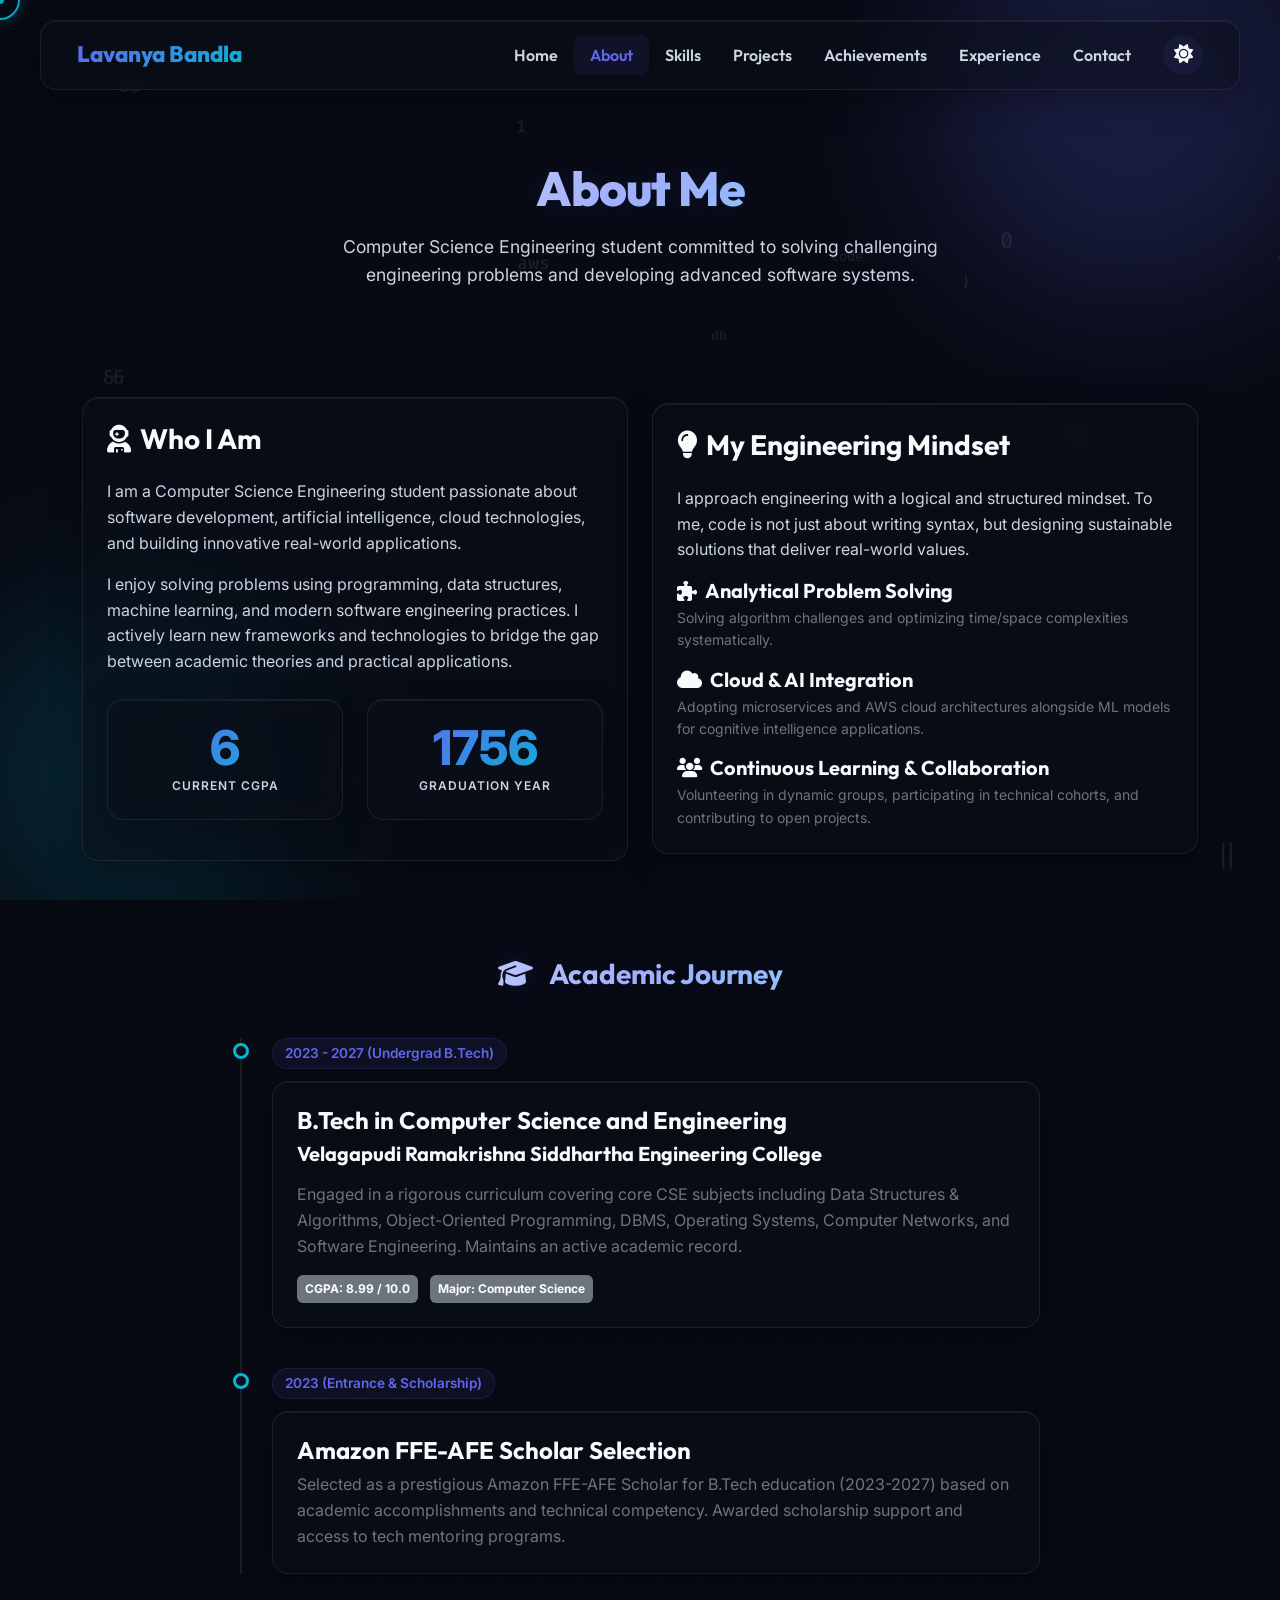
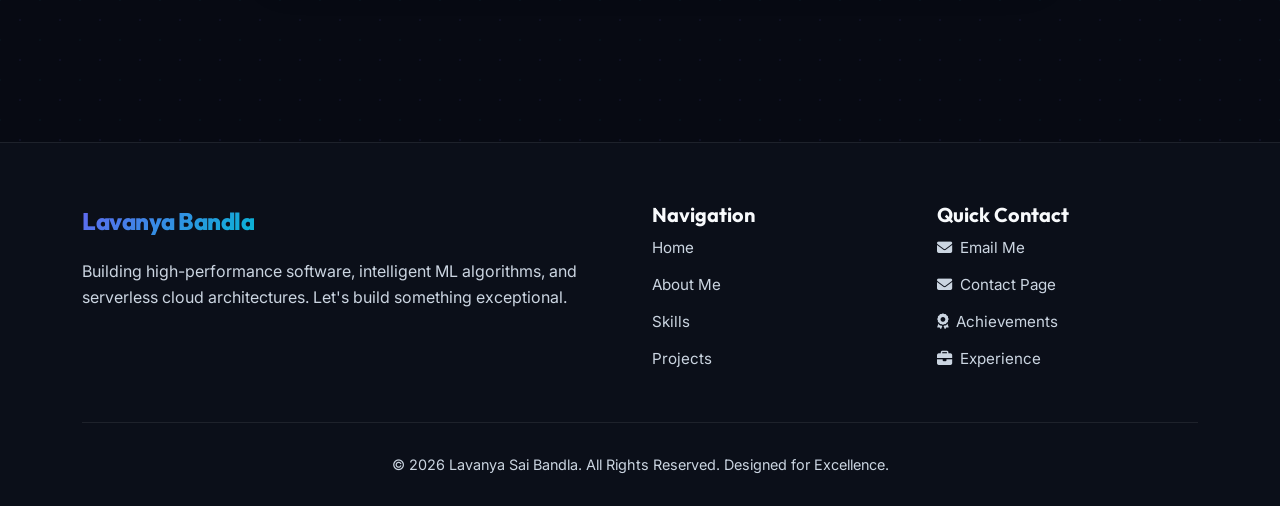
<file: about.html>
<!DOCTYPE html>
<html lang="en" data-theme="dark">
<head>
  <meta charset="UTF-8">
  <meta name="viewport" content="width=device-width, initial-scale=1.0">
  <title>Lavanya Sai Bandla — CSE Portfolio | About</title>
  <meta name="description" content="Discover the academic journey, education history, career goals, and engineering mindset of Lavanya Sai Bandla.">
  
  <!-- Bootstrap 5 CSS -->
  <link href="https://cdn.jsdelivr.net/npm/bootstrap@5.3.2/dist/css/bootstrap.min.css" rel="stylesheet">
  <!-- FontAwesome Icons -->
  <link href="https://cdnjs.cloudflare.com/ajax/libs/font-awesome/6.4.2/css/all.min.css" rel="stylesheet">
  
  <!-- Custom CSS -->
  <link rel="stylesheet" href="style.css">
  <link rel="stylesheet" href="dark-theme.css">
  
  <!-- Theme script -->
  <script src="theme.js"></script>
</head>
<body>

  <!-- Loading Animation -->
  <div id="loader-wrapper">
    <div class="loader"></div>
  </div>

  <!-- Custom Cursor -->
  <div class="custom-cursor"></div>
  <div class="custom-cursor-dot"></div>

  <!-- Scroll Progress Bar -->
  <div class="scroll-progress-bar"></div>

  <!-- Background Shapes & Particles -->
  <div class="animated-bg">
    <div class="bg-shapes">
      <div class="shape shape-1"></div>
      <div class="shape shape-2"></div>
    </div>
    <div id="particles-container"></div>
  </div>

  <!-- Floating Navigation Bar -->
  <nav class="navbar navbar-expand-lg navbar-custom glass-panel">
    <div class="container-fluid">
      <a class="navbar-brand navbar-brand-custom" href="index.html">Lavanya Bandla</a>
      <button class="navbar-toggler border-0" type="button" data-bs-toggle="collapse" data-bs-target="#navbarNav" aria-controls="navbarNav" aria-expanded="false" aria-label="Toggle navigation">
        <span class="navbar-toggler-icon"></span>
      </button>
      <div class="collapse navbar-collapse" id="navbarNav">
        <ul class="navbar-nav ms-auto align-items-center">
          <li class="nav-item">
            <a class="nav-link nav-link-custom" href="index.html">Home</a>
          </li>
          <li class="nav-item">
            <a class="nav-link nav-link-custom" href="about.html">About</a>
          </li>
          <li class="nav-item">
            <a class="nav-link nav-link-custom" href="skills.html">Skills</a>
          </li>
          <li class="nav-item">
            <a class="nav-link nav-link-custom" href="projects.html">Projects</a>
          </li>
          <li class="nav-item">
            <a class="nav-link nav-link-custom" href="achievements.html">Achievements</a>
          </li>
          <li class="nav-item">
            <a class="nav-link nav-link-custom" href="experience.html">Experience</a>
          </li>
          <li class="nav-item">
            <a class="nav-link nav-link-custom" href="contact.html">Contact</a>
          </li>
          <li class="nav-item ms-lg-3 mt-3 mt-lg-0">
            <button class="theme-toggle-btn" aria-label="Toggle Theme">
              <i class="fas fa-sun"></i>
            </button>
          </li>
        </ul>
      </div>
    </div>
  </nav>

  <!-- Page Header -->
  <header class="page-header">
    <div class="container">
      <h1 class="page-title glowing-title animate-on-scroll fade-in-down">About Me</h1>
      <p class="page-subtitle animate-on-scroll fade-in-up">Computer Science Engineering student committed to solving challenging engineering problems and developing advanced software systems.</p>
    </div>
  </header>

  <!-- Main Content -->
  <main class="container py-5">
    <!-- Biography / Mindset -->
    <div class="row mb-5 align-items-center">
      <div class="col-lg-6 mb-4 mb-lg-0 animate-on-scroll fade-in-left">
        <div class="glass-panel p-4 h-100">
          <h3 class="mb-4 text-indigo"><i class="fas fa-user-astronaut me-2"></i>Who I Am</h3>
          <p class="mb-3">
            I am a Computer Science Engineering student passionate about software development, artificial intelligence, cloud technologies, and building innovative real-world applications.
          </p>
          <p class="mb-4">
            I enjoy solving problems using programming, data structures, machine learning, and modern software engineering practices. I actively learn new frameworks and technologies to bridge the gap between academic theories and practical applications.
          </p>
          <div class="row text-center mt-4">
            <div class="col-6 mb-3">
              <div class="glass-panel counter-box">
                <div class="counter-num" data-target="8.99">0.00</div>
                <div class="counter-label" style="font-size: 0.75rem;">Current CGPA</div>
              </div>
            </div>
            <div class="col-6 mb-3">
              <div class="glass-panel counter-box">
                <div class="counter-num" data-target="2027">0</div>
                <div class="counter-label" style="font-size: 0.75rem;">Graduation Year</div>
              </div>
            </div>
          </div>
        </div>
      </div>

      <div class="col-lg-6 animate-on-scroll fade-in-right">
        <div class="glass-panel p-4 h-100">
          <h3 class="mb-4 text-cyan"><i class="fas fa-lightbulb me-2"></i>My Engineering Mindset</h3>
          <p class="mb-3">
            I approach engineering with a logical and structured mindset. To me, code is not just about writing syntax, but designing sustainable solutions that deliver real-world values.
          </p>
          <div class="mb-3">
            <h5 class="fw-bold mb-1"><i class="fas fa-puzzle-piece text-indigo me-2"></i>Analytical Problem Solving</h5>
            <p class="text-secondary small mb-0">Solving algorithm challenges and optimizing time/space complexities systematically.</p>
          </div>
          <div class="mb-3">
            <h5 class="fw-bold mb-1"><i class="fas fa-cloud text-cyan me-2"></i>Cloud & AI Integration</h5>
            <p class="text-secondary small mb-0">Adopting microservices and AWS cloud architectures alongside ML models for cognitive intelligence applications.</p>
          </div>
          <div>
            <h5 class="fw-bold mb-1"><i class="fas fa-users text-indigo me-2"></i>Continuous Learning & Collaboration</h5>
            <p class="text-secondary small mb-0">Volunteering in dynamic groups, participating in technical cohorts, and contributing to open projects.</p>
          </div>
        </div>
      </div>
    </div>

    <!-- Education Timeline Section -->
    <div class="row pt-5">
      <div class="col-12 animate-on-scroll fade-in-up">
        <h3 class="text-center mb-5 glowing-title"><i class="fas fa-graduation-cap me-3"></i>Academic Journey</h3>
        
        <div class="timeline-container mx-auto" style="max-width: 800px;">
          <!-- VRSEC Card -->
          <div class="timeline-item">
            <span class="timeline-badge">2023 - 2027 (Undergrad B.Tech)</span>
            <div class="glass-panel timeline-card tilt-card">
              <h4 class="fw-bold mb-2">B.Tech in Computer Science and Engineering</h4>
              <h5 class="text-indigo mb-3">Velagapudi Ramakrishna Siddhartha Engineering College</h5>
              <p class="text-secondary mb-0">
                Engaged in a rigorous curriculum covering core CSE subjects including Data Structures & Algorithms, Object-Oriented Programming, DBMS, Operating Systems, Computer Networks, and Software Engineering. Maintains an active academic record.
              </p>
              <div class="mt-3">
                <span class="badge bg-secondary p-2 me-2">CGPA: 8.99 / 10.0</span>
                <span class="badge bg-secondary p-2">Major: Computer Science</span>
              </div>
            </div>
          </div>
          
          <!-- Freshman Year -->
          <div class="timeline-item">
            <span class="timeline-badge">2023 (Entrance & Scholarship)</span>
            <div class="glass-panel timeline-card tilt-card">
              <h4 class="fw-bold mb-2">Amazon FFE-AFE Scholar Selection</h4>
              <p class="text-secondary mb-0">
                Selected as a prestigious Amazon FFE-AFE Scholar for B.Tech education (2023-2027) based on academic accomplishments and technical competency. Awarded scholarship support and access to tech mentoring programs.
              </p>
            </div>
          </div>
        </div>
      </div>
    </div>
  </main>

  <!-- Back to Top Button -->
  <button class="back-to-top" aria-label="Back to Top">
    <i class="fas fa-chevron-up"></i>
  </button>

  <!-- Footer -->
  <footer class="footer-section">
    <div class="container">
      <div class="row">
        <div class="col-md-6 mb-4 mb-md-0">
          <a class="footer-logo" href="index.html">Lavanya Bandla</a>
          <p class="pe-md-5">Building high-performance software, intelligent ML algorithms, and serverless cloud architectures. Let's build something exceptional.</p>
        </div>
        <div class="col-md-3 col-6 mb-4 mb-md-0">
          <h5>Navigation</h5>
          <ul class="footer-links">
            <li><a href="index.html">Home</a></li>
            <li><a href="about.html">About Me</a></li>
            <li><a href="skills.html">Skills</a></li>
            <li><a href="projects.html">Projects</a></li>
          </ul>
        </div>
        <div class="col-md-3 col-6">
          <h5>Quick Contact</h5>
          <ul class="footer-links">
            <li><a href="mailto:lavanyabandla04@gmail.com"><i class="fas fa-envelope me-2"></i>Email Me</a></li>
            <li><a href="contact.html"><i class="fas fa-envelope me-2"></i>Contact Page</a></li>
            <li><a href="achievements.html"><i class="fas fa-award me-2"></i>Achievements</a></li>
            <li><a href="experience.html"><i class="fas fa-briefcase me-2"></i>Experience</a></li>
          </ul>
        </div>
      </div>
      <div class="footer-bottom text-center">
        <p class="mb-0">&copy; 2026 Lavanya Sai Bandla. All Rights Reserved. Designed for Excellence.</p>
      </div>
    </div>
  </footer>

  <!-- Bootstrap Bundle JS -->
  <script src="https://cdn.jsdelivr.net/npm/bootstrap@5.3.2/dist/js/bootstrap.bundle.min.js"></script>
  <!-- Custom animations & core JS -->
  <script src="animations.js"></script>
  <script src="main.js"></script>
  <script>
    // Overriding counter LERP specifically for fractional values
    document.addEventListener('DOMContentLoaded', () => {
      setTimeout(() => {
        const cgpaCounter = document.querySelector('.counter-num[data-target="8.99"]');
        if (cgpaCounter) {
          let current = 0;
          const target = 8.99;
          const step = 0.05;
          const interval = setInterval(() => {
            current += step;
            if (current >= target) {
              cgpaCounter.textContent = target.toFixed(2);
              clearInterval(interval);
            } else {
              cgpaCounter.textContent = current.toFixed(2);
            }
          }, 10);
        }
      }, 500);
    });
  </script>
</body>
</html>
</file>
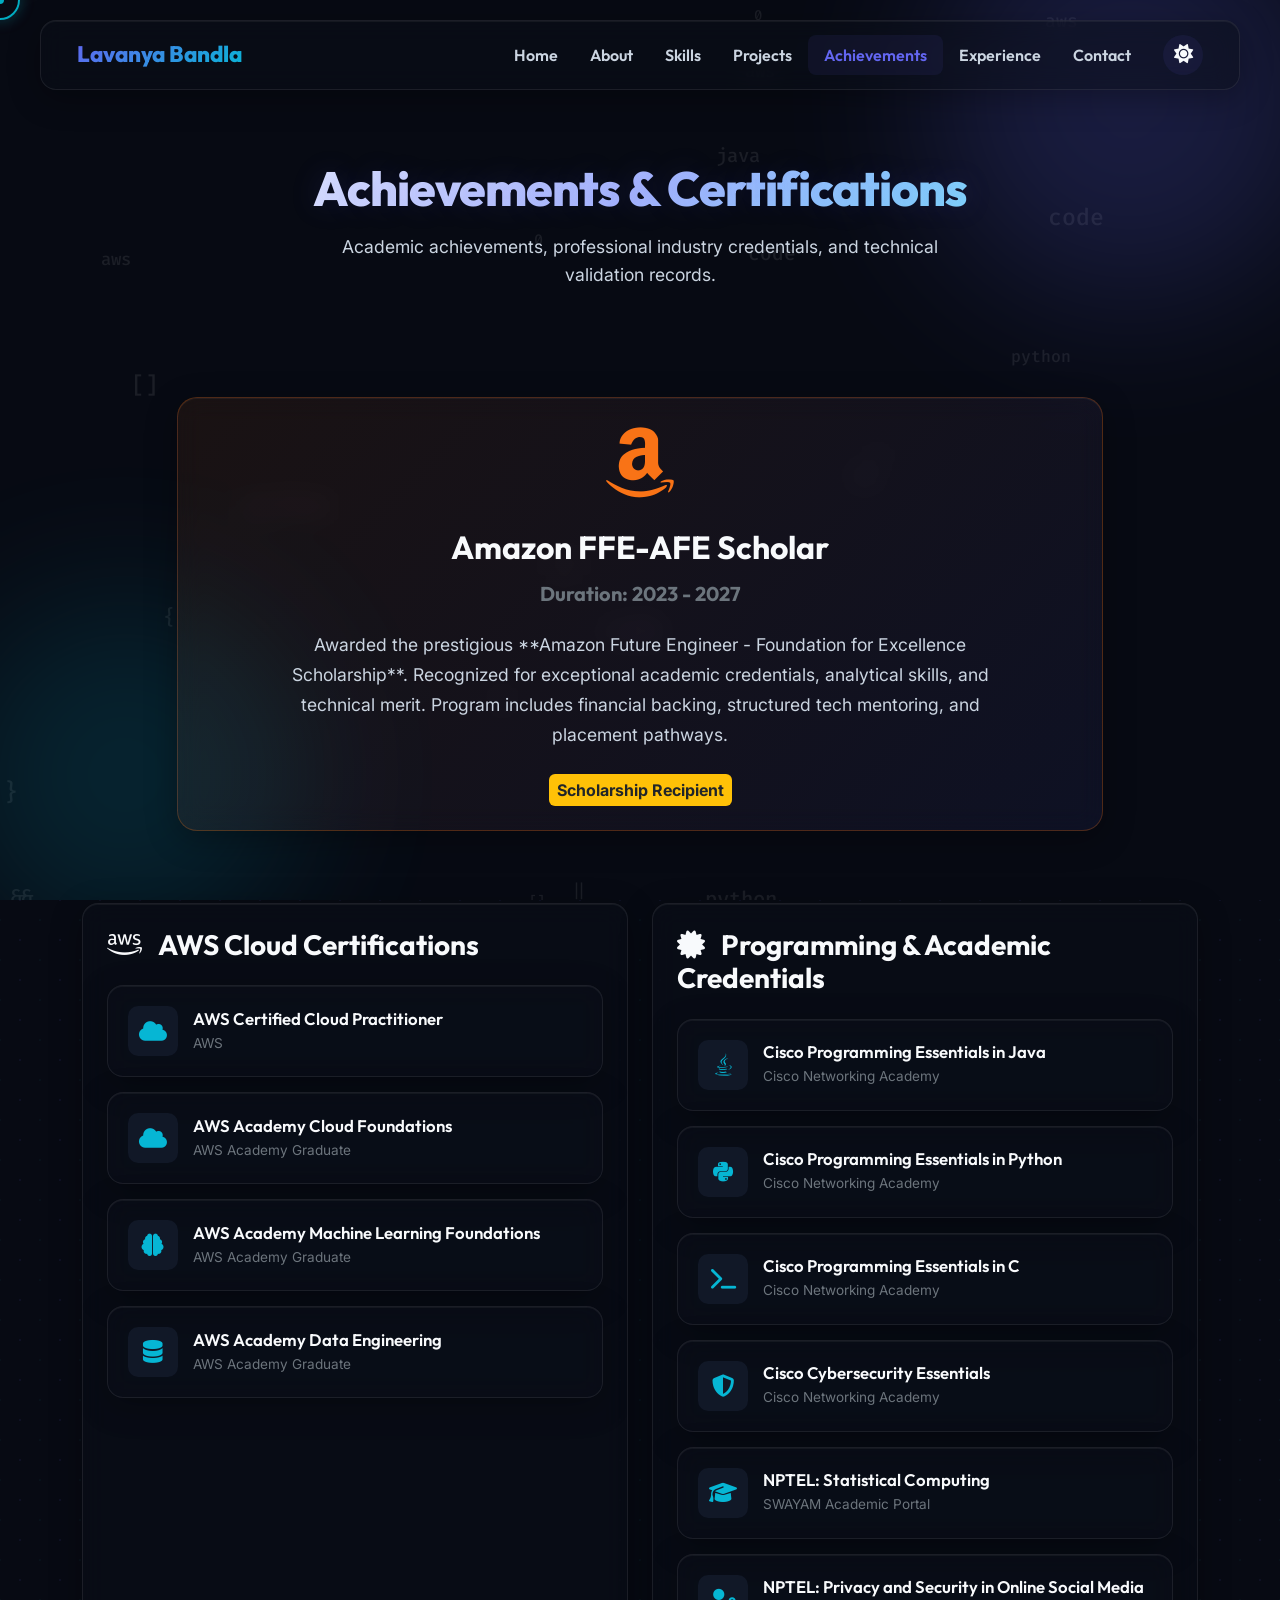
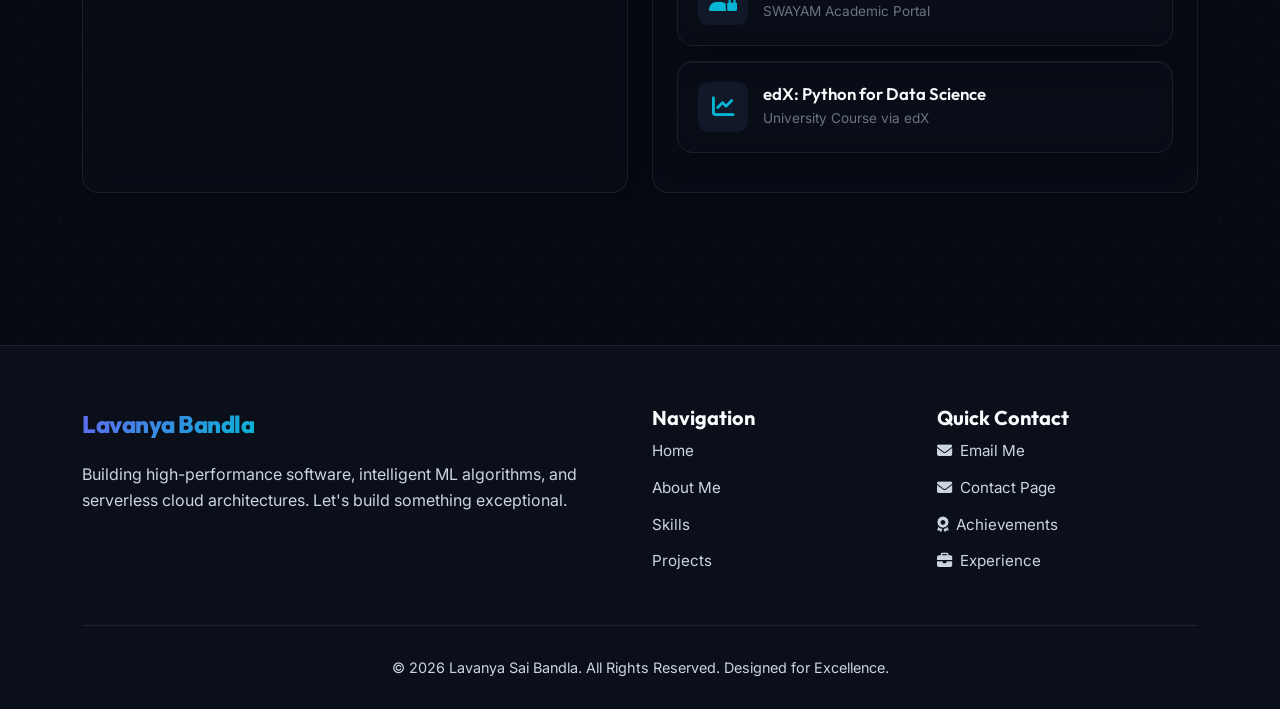
<file: achievements.html>
<!DOCTYPE html>
<html lang="en" data-theme="dark">

<head>
  <meta charset="UTF-8">
  <meta name="viewport" content="width=device-width, initial-scale=1.0">
  <title>Lavanya Sai Bandla — CSE Portfolio | Achievements</title>
  <meta name="description"
    content="View the technical certifications, scholarship awards, and academic milestones achieved by Lavanya Sai Bandla.">

  <!-- Bootstrap 5 CSS -->
  <link href="https://cdn.jsdelivr.net/npm/bootstrap@5.3.2/dist/css/bootstrap.min.css" rel="stylesheet">
  <!-- FontAwesome Icons -->
  <link href="https://cdnjs.cloudflare.com/ajax/libs/font-awesome/6.4.2/css/all.min.css" rel="stylesheet">

  <!-- Custom CSS -->
  <link rel="stylesheet" href="style.css">
  <link rel="stylesheet" href="dark-theme.css">

  <!-- Theme script -->
  <script src="theme.js"></script>
</head>

<body>

  <!-- Loading Animation -->
  <div id="loader-wrapper">
    <div class="loader"></div>
  </div>

  <!-- Custom Cursor -->
  <div class="custom-cursor"></div>
  <div class="custom-cursor-dot"></div>

  <!-- Scroll Progress Bar -->
  <div class="scroll-progress-bar"></div>

  <!-- Background Shapes & Particles -->
  <div class="animated-bg">
    <div class="bg-shapes">
      <div class="shape shape-1"></div>
      <div class="shape shape-2"></div>
    </div>
    <div id="particles-container"></div>
  </div>

  <!-- Floating Navigation Bar -->
  <nav class="navbar navbar-expand-lg navbar-custom glass-panel">
    <div class="container-fluid">
      <a class="navbar-brand navbar-brand-custom" href="index.html">Lavanya Bandla</a>
      <button class="navbar-toggler border-0" type="button" data-bs-toggle="collapse" data-bs-target="#navbarNav"
        aria-controls="navbarNav" aria-expanded="false" aria-label="Toggle navigation">
        <span class="navbar-toggler-icon"></span>
      </button>
      <div class="collapse navbar-collapse" id="navbarNav">
        <ul class="navbar-nav ms-auto align-items-center">
          <li class="nav-item">
            <a class="nav-link nav-link-custom" href="index.html">Home</a>
          </li>
          <li class="nav-item">
            <a class="nav-link nav-link-custom" href="about.html">About</a>
          </li>
          <li class="nav-item">
            <a class="nav-link nav-link-custom" href="skills.html">Skills</a>
          </li>
          <li class="nav-item">
            <a class="nav-link nav-link-custom" href="projects.html">Projects</a>
          </li>
          <li class="nav-item">
            <a class="nav-link nav-link-custom" href="achievements.html">Achievements</a>
          </li>
          <li class="nav-item">
            <a class="nav-link nav-link-custom" href="experience.html">Experience</a>
          </li>
          <li class="nav-item">
            <a class="nav-link nav-link-custom" href="contact.html">Contact</a>
          </li>
          <li class="nav-item ms-lg-3 mt-3 mt-lg-0">
            <button class="theme-toggle-btn" aria-label="Toggle Theme">
              <i class="fas fa-sun"></i>
            </button>
          </li>
        </ul>
      </div>
    </div>
  </nav>

  <!-- Page Header -->
  <header class="page-header">
    <div class="container">
      <h1 class="page-title glowing-title animate-on-scroll fade-in-down">Achievements & Certifications</h1>
      <p class="page-subtitle animate-on-scroll fade-in-up">Academic achievements, professional industry credentials,
        and technical validation records.</p>
    </div>
  </header>

  <!-- Main Content -->
  <main class="container py-5">

    <!-- Top Honors: Amazon Scholar -->
    <div class="row mb-5 justify-content-center">
      <div class="col-lg-10 animate-on-scroll fade-in-up">
        <div class="glass-panel badge-card tilt-card text-center"
          style="background: linear-gradient(135deg, rgba(249, 115, 22, 0.08) 0%, rgba(99, 102, 241, 0.08) 100%); border: 1px solid rgba(249, 115, 22, 0.25);">
          <div class="badge-icon" style="color: #f97316;">
            <i class="fab fa-amazon fa-2x"></i>
          </div>
          <h2 class="fw-bold mb-3">Amazon FFE-AFE Scholar</h2>
          <h5 class="text-secondary mb-4">Duration: 2023 - 2027</h5>
          <p class="mx-auto" style="max-width: 700px; font-size: 1.1rem; line-height: 1.7;">
            Awarded the prestigious **Amazon Future Engineer - Foundation for Excellence Scholarship**. Recognized for
            exceptional academic credentials, analytical skills, and technical merit. Program includes financial
            backing, structured tech mentoring, and placement pathways.
          </p>
          <div class="mt-4">
            <span class="badge bg-warning text-dark p-2 fs-6 fw-bold">Scholarship Recipient</span>
          </div>
        </div>
      </div>
    </div>

    <!-- Certifications Split columns -->
    <div class="row pt-4">

      <!-- AWS Academy cloud credentials -->
      <div class="col-lg-6 mb-4 animate-on-scroll fade-in-left">
        <div class="glass-panel p-4 h-100">
          <h3 class="fw-bold mb-4 text-cyan"><i class="fab fa-aws me-3"></i>AWS Cloud Certifications</h3>

          <div class="cert-card glass-panel">
            <div class="cert-logo">
              <i class="fas fa-cloud"></i>
            </div>
            <div class="cert-info">
              <h5>AWS Certified Cloud Practitioner</h5>
              <p class="text-secondary">AWS</p>
            </div>
          </div>

          <div class="cert-card glass-panel">
            <div class="cert-logo">
              <i class="fas fa-cloud"></i>
            </div>
            <div class="cert-info">
              <h5>AWS Academy Cloud Foundations</h5>
              <p class="text-secondary">AWS Academy Graduate</p>
            </div>
          </div>

          <div class="cert-card glass-panel">
            <div class="cert-logo">
              <i class="fas fa-brain"></i>
            </div>
            <div class="cert-info">
              <h5>AWS Academy Machine Learning Foundations</h5>
              <p class="text-secondary">AWS Academy Graduate</p>
            </div>
          </div>

          <div class="cert-card glass-panel">
            <div class="cert-logo">
              <i class="fas fa-database"></i>
            </div>
            <div class="cert-info">
              <h5>AWS Academy Data Engineering</h5>
              <p class="text-secondary">AWS Academy Graduate</p>
            </div>
          </div>
        </div>
      </div>

      <!-- Cisco, NPTEL and edX programming credentials -->
      <div class="col-lg-6 mb-4 animate-on-scroll fade-in-right">
        <div class="glass-panel p-4 h-100">
          <h3 class="fw-bold mb-4 text-indigo"><i class="fas fa-certificate me-3"></i>Programming & Academic Credentials
          </h3>

          <!-- Cisco -->
          <div class="cert-card glass-panel">
            <div class="cert-logo">
              <i class="fab fa-java"></i>
            </div>
            <div class="cert-info">
              <h5>Cisco Programming Essentials in Java</h5>
              <p class="text-secondary">Cisco Networking Academy</p>
            </div>
          </div>

          <div class="cert-card glass-panel">
            <div class="cert-logo">
              <i class="fab fa-python"></i>
            </div>
            <div class="cert-info">
              <h5>Cisco Programming Essentials in Python</h5>
              <p class="text-secondary">Cisco Networking Academy</p>
            </div>
          </div>

          <div class="cert-card glass-panel">
            <div class="cert-logo">
              <i class="fas fa-terminal"></i>
            </div>
            <div class="cert-info">
              <h5>Cisco Programming Essentials in C</h5>
              <p class="text-secondary">Cisco Networking Academy</p>
            </div>
          </div>

          <div class="cert-card glass-panel">
            <div class="cert-logo">
              <i class="fas fa-shield-halved"></i>
            </div>
            <div class="cert-info">
              <h5>Cisco Cybersecurity Essentials</h5>
              <p class="text-secondary">Cisco Networking Academy</p>
            </div>
          </div>

          <!-- NPTEL -->
          <div class="cert-card glass-panel">
            <div class="cert-logo">
              <i class="fas fa-graduation-cap"></i>
            </div>
            <div class="cert-info">
              <h5>NPTEL: Statistical Computing</h5>
              <p class="text-secondary">SWAYAM Academic Portal</p>
            </div>
          </div>

          <div class="cert-card glass-panel">
            <div class="cert-logo">
              <i class="fas fa-user-lock"></i>
            </div>
            <div class="cert-info">
              <h5>NPTEL: Privacy and Security in Online Social Media</h5>
              <p class="text-secondary">SWAYAM Academic Portal</p>
            </div>
          </div>

          <!-- edX -->
          <div class="cert-card glass-panel">
            <div class="cert-logo">
              <i class="fas fa-chart-line"></i>
            </div>
            <div class="cert-info">
              <h5>edX: Python for Data Science</h5>
              <p class="text-secondary">University Course via edX</p>
            </div>
          </div>
        </div>
      </div>

    </div>
  </main>

  <!-- Back to Top Button -->
  <button class="back-to-top" aria-label="Back to Top">
    <i class="fas fa-chevron-up"></i>
  </button>

  <!-- Footer -->
  <footer class="footer-section">
    <div class="container">
      <div class="row">
        <div class="col-md-6 mb-4 mb-md-0">
          <a class="footer-logo" href="index.html">Lavanya Bandla</a>
          <p class="pe-md-5">Building high-performance software, intelligent ML algorithms, and serverless cloud
            architectures. Let's build something exceptional.</p>
        </div>
        <div class="col-md-3 col-6 mb-4 mb-md-0">
          <h5>Navigation</h5>
          <ul class="footer-links">
            <li><a href="index.html">Home</a></li>
            <li><a href="about.html">About Me</a></li>
            <li><a href="skills.html">Skills</a></li>
            <li><a href="projects.html">Projects</a></li>
          </ul>
        </div>
        <div class="col-md-3 col-6">
          <h5>Quick Contact</h5>
          <ul class="footer-links">
            <li><a href="mailto:lavanyabandla04@gmail.com"><i class="fas fa-envelope me-2"></i>Email Me</a></li>
            <li><a href="contact.html"><i class="fas fa-envelope me-2"></i>Contact Page</a></li>
            <li><a href="achievements.html"><i class="fas fa-award me-2"></i>Achievements</a></li>
            <li><a href="experience.html"><i class="fas fa-briefcase me-2"></i>Experience</a></li>
          </ul>
        </div>
      </div>
      <div class="footer-bottom text-center">
        <p class="mb-0">&copy; 2026 Lavanya Sai Bandla. All Rights Reserved. Designed for Excellence.</p>
      </div>
    </div>
  </footer>

  <!-- Bootstrap Bundle JS -->
  <script src="https://cdn.jsdelivr.net/npm/bootstrap@5.3.2/dist/js/bootstrap.bundle.min.js"></script>
  <!-- Custom animations & core JS -->
  <script src="animations.js"></script>
  <script src="main.js"></script>
</body>

</html>
</file>
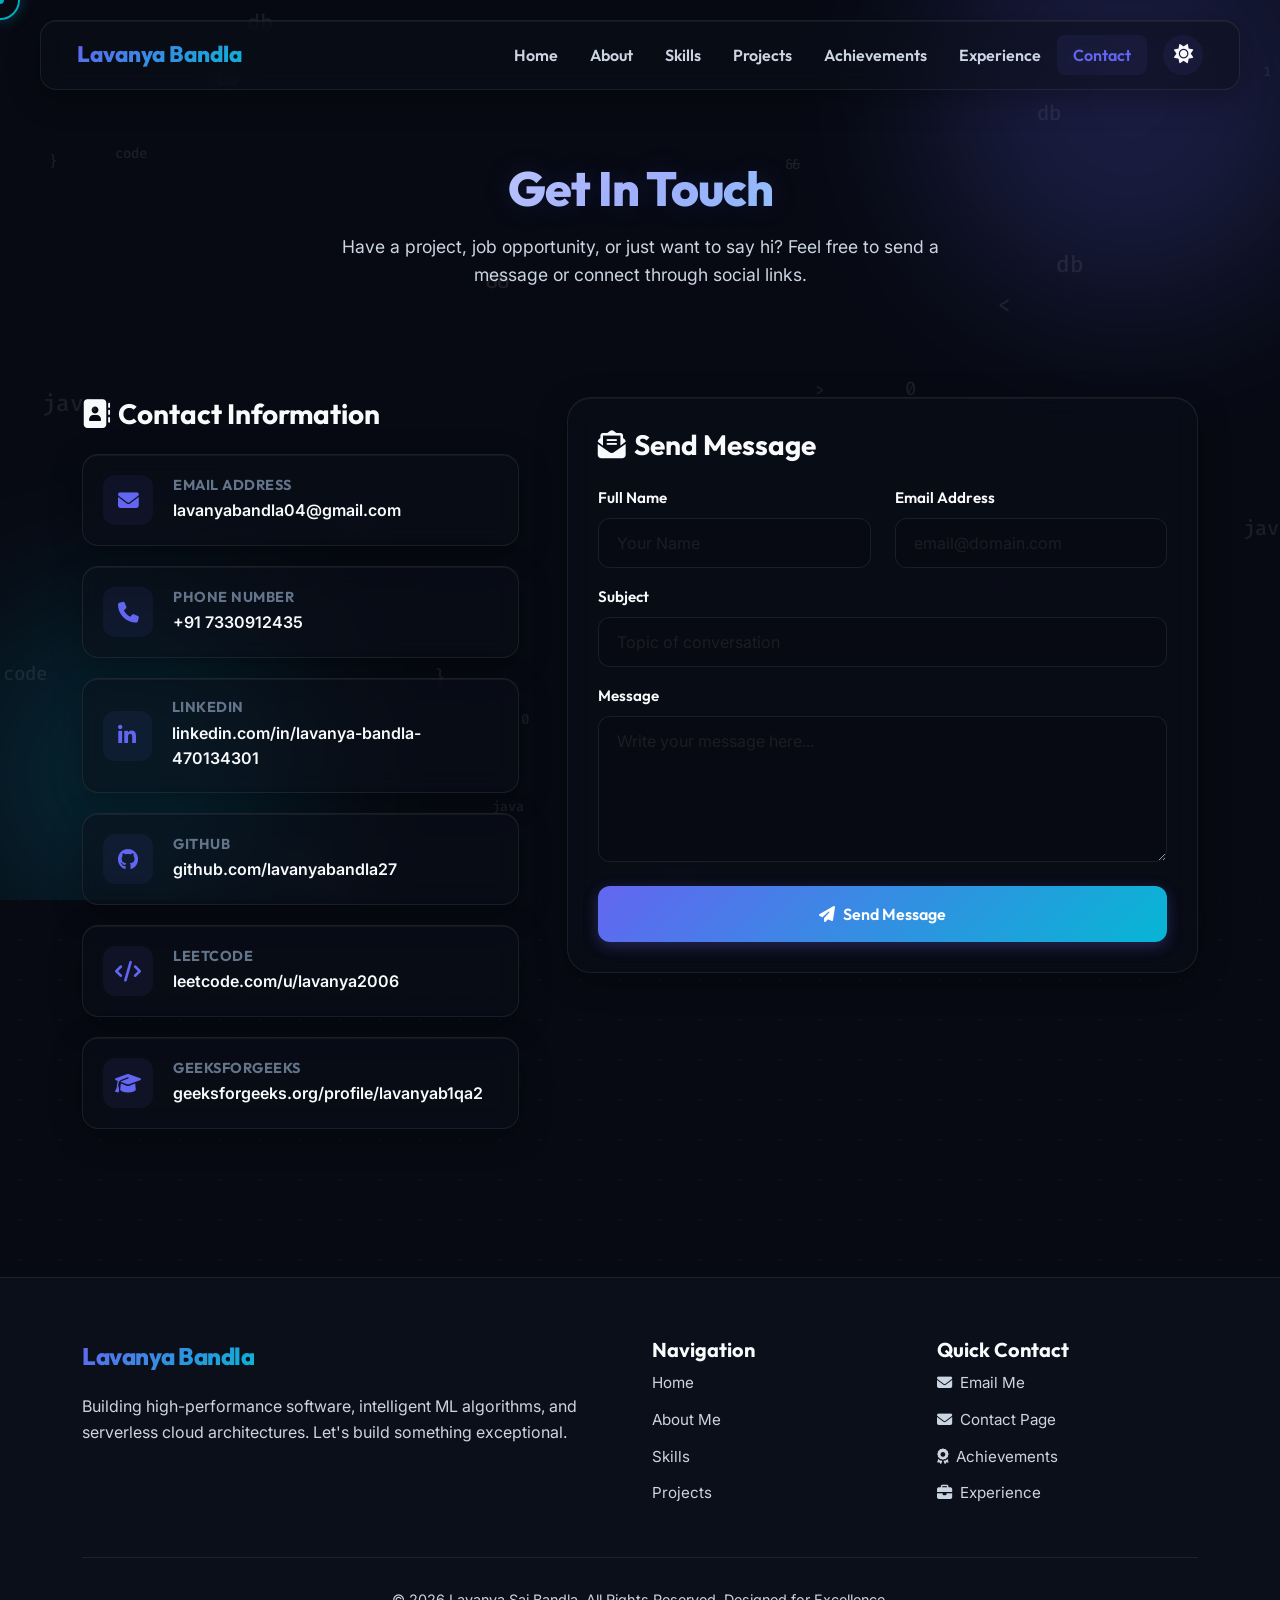
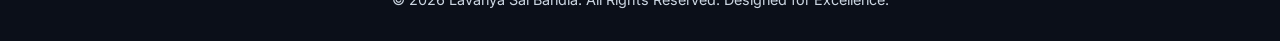
<file: contact.html>
<!DOCTYPE html>
<html lang="en" data-theme="dark">
<head>
  <meta charset="UTF-8">
  <meta name="viewport" content="width=device-width, initial-scale=1.0">
  <title>Lavanya Sai Bandla — CSE Portfolio | Contact</title>
  <meta name="description" content="Get in touch with Lavanya Sai Bandla. Submit messages for collaborations, placements, or software development opportunities.">
  
  <!-- Bootstrap 5 CSS -->
  <link href="https://cdn.jsdelivr.net/npm/bootstrap@5.3.2/dist/css/bootstrap.min.css" rel="stylesheet">
  <!-- FontAwesome Icons -->
  <link href="https://cdnjs.cloudflare.com/ajax/libs/font-awesome/6.4.2/css/all.min.css" rel="stylesheet">
  
  <!-- Custom CSS -->
  <link rel="stylesheet" href="style.css">
  <link rel="stylesheet" href="dark-theme.css">
  
  <!-- Theme script -->
  <script src="theme.js"></script>
</head>
<body>

  <!-- Loading Animation -->
  <div id="loader-wrapper">
    <div class="loader"></div>
  </div>

  <!-- Custom Cursor -->
  <div class="custom-cursor"></div>
  <div class="custom-cursor-dot"></div>

  <!-- Scroll Progress Bar -->
  <div class="scroll-progress-bar"></div>

  <!-- Background Shapes & Particles -->
  <div class="animated-bg">
    <div class="bg-shapes">
      <div class="shape shape-1"></div>
      <div class="shape shape-2"></div>
    </div>
    <div id="particles-container"></div>
  </div>

  <!-- Floating Navigation Bar -->
  <nav class="navbar navbar-expand-lg navbar-custom glass-panel">
    <div class="container-fluid">
      <a class="navbar-brand navbar-brand-custom" href="index.html">Lavanya Bandla</a>
      <button class="navbar-toggler border-0" type="button" data-bs-toggle="collapse" data-bs-target="#navbarNav" aria-controls="navbarNav" aria-expanded="false" aria-label="Toggle navigation">
        <span class="navbar-toggler-icon"></span>
      </button>
      <div class="collapse navbar-collapse" id="navbarNav">
        <ul class="navbar-nav ms-auto align-items-center">
          <li class="nav-item">
            <a class="nav-link nav-link-custom" href="index.html">Home</a>
          </li>
          <li class="nav-item">
            <a class="nav-link nav-link-custom" href="about.html">About</a>
          </li>
          <li class="nav-item">
            <a class="nav-link nav-link-custom" href="skills.html">Skills</a>
          </li>
          <li class="nav-item">
            <a class="nav-link nav-link-custom" href="projects.html">Projects</a>
          </li>
          <li class="nav-item">
            <a class="nav-link nav-link-custom" href="achievements.html">Achievements</a>
          </li>
          <li class="nav-item">
            <a class="nav-link nav-link-custom" href="experience.html">Experience</a>
          </li>
          <li class="nav-item">
            <a class="nav-link nav-link-custom" href="contact.html">Contact</a>
          </li>
          <li class="nav-item ms-lg-3 mt-3 mt-lg-0">
            <button class="theme-toggle-btn" aria-label="Toggle Theme">
              <i class="fas fa-sun"></i>
            </button>
          </li>
        </ul>
      </div>
    </div>
  </nav>

  <!-- Page Header -->
  <header class="page-header">
    <div class="container">
      <h1 class="page-title glowing-title animate-on-scroll fade-in-down">Get In Touch</h1>
      <p class="page-subtitle animate-on-scroll fade-in-up">Have a project, job opportunity, or just want to say hi? Feel free to send a message or connect through social links.</p>
    </div>
  </header>

  <!-- Main Content -->
  <main class="container py-5">
    <div class="row g-5">
      <!-- Contact Info Cards Column -->
      <div class="col-lg-5 animate-on-scroll fade-in-left">
        <h3 class="fw-bold mb-4 text-indigo"><i class="fas fa-address-book me-2"></i>Contact Information</h3>
        
        <!-- Email -->
        <a href="mailto:lavanyabandla04@gmail.com" class="text-decoration-none">
          <div class="glass-panel contact-info-card tilt-card">
            <div class="contact-info-icon">
              <i class="fas fa-envelope"></i>
            </div>
            <div class="contact-info-details">
              <h6>Email Address</h6>
              <p>lavanyabandla04@gmail.com</p>
            </div>
          </div>
        </a>

        <!-- Phone -->
        <a href="tel:+917330912435" class="text-decoration-none">
          <div class="glass-panel contact-info-card tilt-card">
            <div class="contact-info-icon">
              <i class="fas fa-phone"></i>
            </div>
            <div class="contact-info-details">
              <h6>Phone Number</h6>
              <p>+91 7330912435</p>
            </div>
          </div>
        </a>

        <!-- LinkedIn -->
        <a href="https://www.linkedin.com/in/lavanya-bandla-470134301/" target="_blank" class="text-decoration-none">
          <div class="glass-panel contact-info-card tilt-card">
            <div class="contact-info-icon">
              <i class="fab fa-linkedin-in"></i>
            </div>
            <div class="contact-info-details">
              <h6>LinkedIn</h6>
              <p>linkedin.com/in/lavanya-bandla-470134301</p>
            </div>
          </div>
        </a>

        <!-- GitHub -->
        <a href="https://github.com/lavanyabandla27" target="_blank" class="text-decoration-none">
          <div class="glass-panel contact-info-card tilt-card">
            <div class="contact-info-icon">
              <i class="fab fa-github"></i>
            </div>
            <div class="contact-info-details">
              <h6>GitHub</h6>
              <p>github.com/lavanyabandla27</p>
            </div>
          </div>
        </a>

        <!-- Leetcode -->
        <a href="https://leetcode.com/u/lavanya2006/" target="_blank" class="text-decoration-none">
          <div class="glass-panel contact-info-card tilt-card">
            <div class="contact-info-icon">
              <i class="fas fa-code"></i>
            </div>
            <div class="contact-info-details">
              <h6>LeetCode</h6>
              <p>leetcode.com/u/lavanya2006</p>
            </div>
          </div>
        </a>

        <!-- GeeksforGeeks -->
        <a href="https://www.geeksforgeeks.org/profile/lavanyab1qa2" target="_blank" class="text-decoration-none">
          <div class="glass-panel contact-info-card tilt-card">
            <div class="contact-info-icon">
              <i class="fas fa-graduation-cap"></i>
            </div>
            <div class="contact-info-details">
              <h6>GeeksforGeeks</h6>
              <p>geeksforgeeks.org/profile/lavanyab1qa2</p>
            </div>
          </div>
        </a>
      </div>

      <!-- Contact Form Column -->
      <div class="col-lg-7 animate-on-scroll fade-in-right">
        <div class="glass-panel contact-form-panel">
          <h3 class="fw-bold mb-4 text-cyan"><i class="fas fa-envelope-open-text me-2"></i>Send Message</h3>
          
          <form id="contact-form" novalidate>
            <div class="row">
              <div class="col-md-6 mb-3">
                <label for="name" class="form-label-custom">Full Name</label>
                <input type="text" id="name" class="form-control form-control-custom" placeholder="Your Name" required>
                <div class="invalid-feedback-custom"></div>
              </div>
              <div class="col-md-6 mb-3">
                <label for="email" class="form-label-custom">Email Address</label>
                <input type="email" id="email" class="form-control form-control-custom" placeholder="email@domain.com" required>
                <div class="invalid-feedback-custom"></div>
              </div>
            </div>

            <div class="mb-3">
              <label for="subject" class="form-label-custom">Subject</label>
              <input type="text" id="subject" class="form-control form-control-custom" placeholder="Topic of conversation" required>
              <div class="invalid-feedback-custom"></div>
            </div>

            <div class="mb-4">
              <label for="message" class="form-label-custom">Message</label>
              <textarea id="message" rows="5" class="form-control form-control-custom" placeholder="Write your message here..." required></textarea>
              <div class="invalid-feedback-custom"></div>
            </div>

            <button type="submit" class="btn btn-premium btn-premium-primary w-100 py-3">
              <i class="fas fa-paper-plane me-2"></i>Send Message
            </button>
          </form>
        </div>
      </div>
    </div>
  </main>

  <!-- Message Success Modal -->
  <div class="modal fade" id="successModal" tabindex="-1" aria-labelledby="successModalLabel" aria-hidden="true">
    <div class="modal-dialog modal-dialog-centered">
      <div class="modal-content modal-content-custom text-center p-4">
        <div class="modal-body modal-body-custom">
          <div class="success-checkmark">
            <div class="check-icon">
              <span class="icon-line line-tip"></span>
              <span class="icon-line line-long"></span>
              <div class="icon-circle"></div>
              <div class="icon-fix"></div>
            </div>
          </div>
          <h3 class="fw-bold mb-2">Message Sent!</h3>
          <p class="text-secondary mb-4">Thank you for reaching out. Your message has been simulated successfully.</p>
          <button type="button" class="btn btn-premium btn-premium-primary px-4" data-bs-dismiss="modal">Excellent</button>
        </div>
      </div>
    </div>
  </div>

  <!-- Back to Top Button -->
  <button class="back-to-top" aria-label="Back to Top">
    <i class="fas fa-chevron-up"></i>
  </button>

  <!-- Footer -->
  <footer class="footer-section">
    <div class="container">
      <div class="row">
        <div class="col-md-6 mb-4 mb-md-0">
          <a class="footer-logo" href="index.html">Lavanya Bandla</a>
          <p class="pe-md-5">Building high-performance software, intelligent ML algorithms, and serverless cloud architectures. Let's build something exceptional.</p>
        </div>
        <div class="col-md-3 col-6 mb-4 mb-md-0">
          <h5>Navigation</h5>
          <ul class="footer-links">
            <li><a href="index.html">Home</a></li>
            <li><a href="about.html">About Me</a></li>
            <li><a href="skills.html">Skills</a></li>
            <li><a href="projects.html">Projects</a></li>
          </ul>
        </div>
        <div class="col-md-3 col-6">
          <h5>Quick Contact</h5>
          <ul class="footer-links">
            <li><a href="mailto:lavanyabandla04@gmail.com"><i class="fas fa-envelope me-2"></i>Email Me</a></li>
            <li><a href="contact.html"><i class="fas fa-envelope me-2"></i>Contact Page</a></li>
            <li><a href="achievements.html"><i class="fas fa-award me-2"></i>Achievements</a></li>
            <li><a href="experience.html"><i class="fas fa-briefcase me-2"></i>Experience</a></li>
          </ul>
        </div>
      </div>
      <div class="footer-bottom text-center">
        <p class="mb-0">&copy; 2026 Lavanya Sai Bandla. All Rights Reserved. Designed for Excellence.</p>
      </div>
    </div>
  </footer>

  <!-- Bootstrap Bundle JS -->
  <script src="https://cdn.jsdelivr.net/npm/bootstrap@5.3.2/dist/js/bootstrap.bundle.min.js"></script>
  <!-- Custom animations & core JS -->
  <script src="animations.js"></script>
  <script src="main.js"></script>
</body>
</html>
</file>
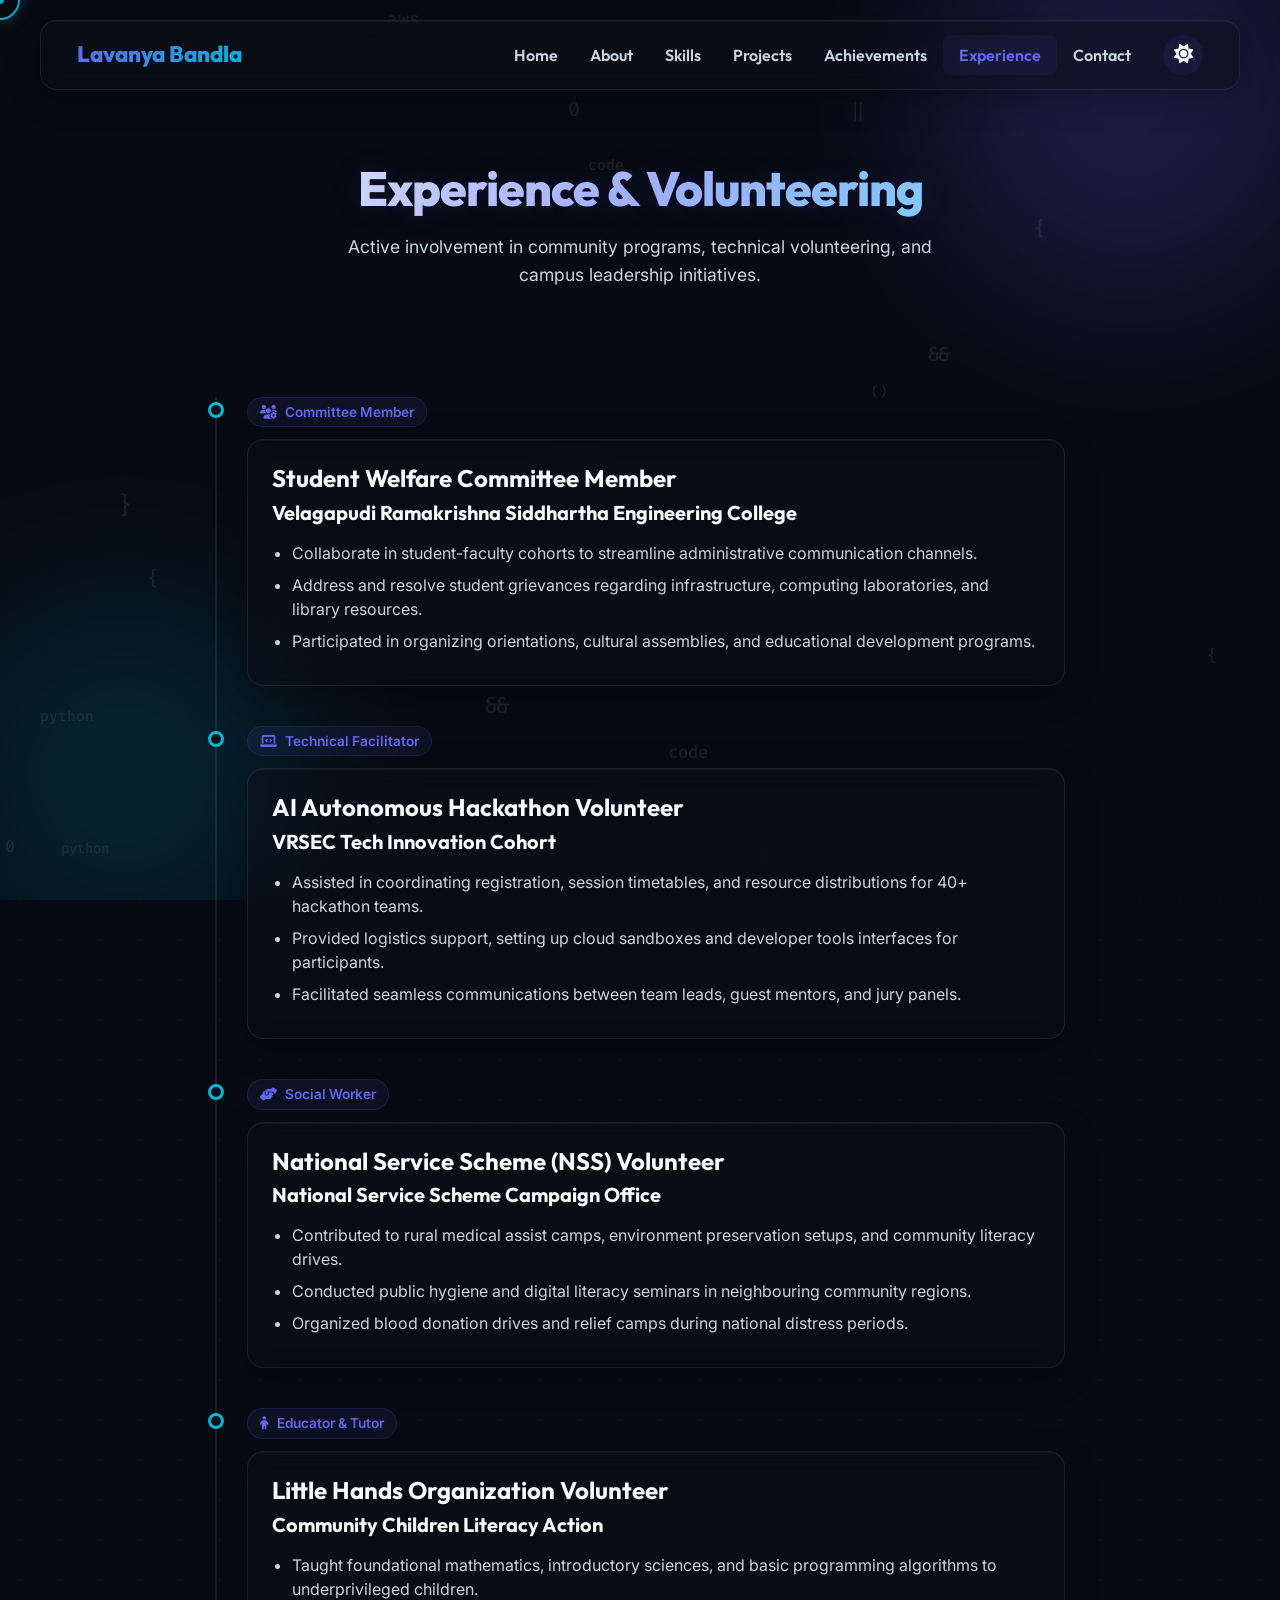
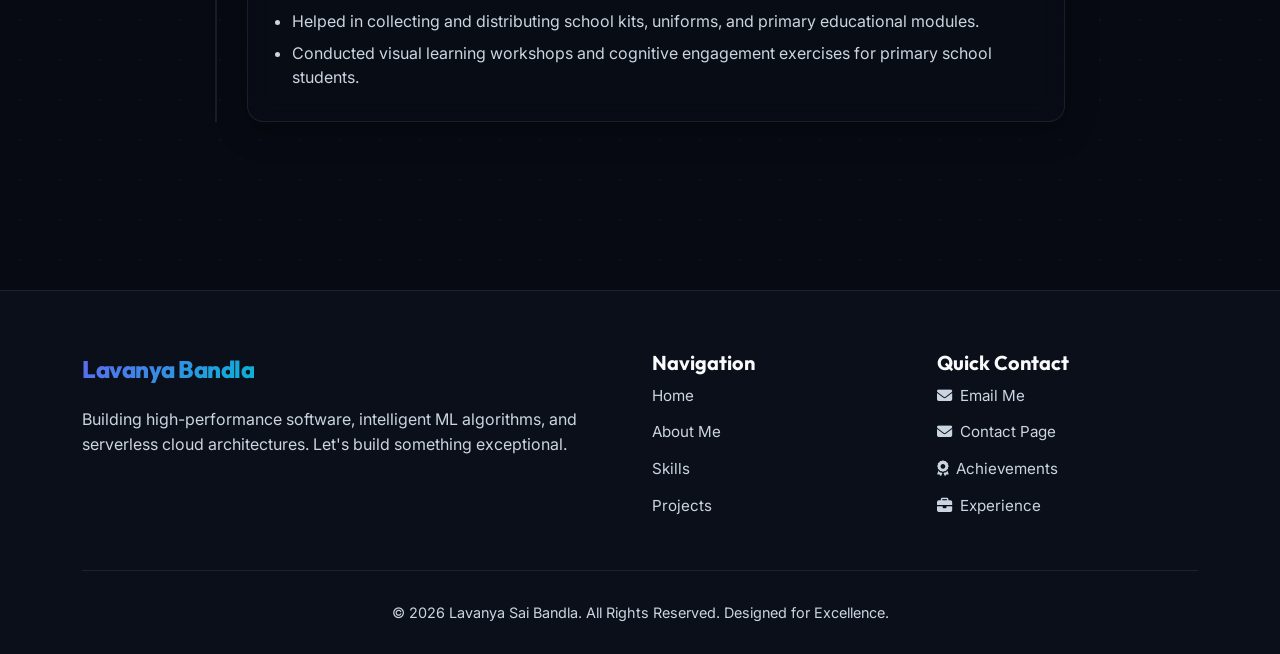
<file: experience.html>
<!DOCTYPE html>
<html lang="en" data-theme="dark">
<head>
  <meta charset="UTF-8">
  <meta name="viewport" content="width=device-width, initial-scale=1.0">
  <title>Lavanya Sai Bandla — CSE Portfolio | Experience</title>
  <meta name="description" content="Read about the leadership, volunteering, and event facilitation experiences of Lavanya Sai Bandla.">
  
  <!-- Bootstrap 5 CSS -->
  <link href="https://cdn.jsdelivr.net/npm/bootstrap@5.3.2/dist/css/bootstrap.min.css" rel="stylesheet">
  <!-- FontAwesome Icons -->
  <link href="https://cdnjs.cloudflare.com/ajax/libs/font-awesome/6.4.2/css/all.min.css" rel="stylesheet">
  
  <!-- Custom CSS -->
  <link rel="stylesheet" href="style.css">
  <link rel="stylesheet" href="dark-theme.css">
  
  <!-- Theme script -->
  <script src="theme.js"></script>
</head>
<body>

  <!-- Loading Animation -->
  <div id="loader-wrapper">
    <div class="loader"></div>
  </div>

  <!-- Custom Cursor -->
  <div class="custom-cursor"></div>
  <div class="custom-cursor-dot"></div>

  <!-- Scroll Progress Bar -->
  <div class="scroll-progress-bar"></div>

  <!-- Background Shapes & Particles -->
  <div class="animated-bg">
    <div class="bg-shapes">
      <div class="shape shape-1"></div>
      <div class="shape shape-2"></div>
    </div>
    <div id="particles-container"></div>
  </div>

  <!-- Floating Navigation Bar -->
  <nav class="navbar navbar-expand-lg navbar-custom glass-panel">
    <div class="container-fluid">
      <a class="navbar-brand navbar-brand-custom" href="index.html">Lavanya Bandla</a>
      <button class="navbar-toggler border-0" type="button" data-bs-toggle="collapse" data-bs-target="#navbarNav" aria-controls="navbarNav" aria-expanded="false" aria-label="Toggle navigation">
        <span class="navbar-toggler-icon"></span>
      </button>
      <div class="collapse navbar-collapse" id="navbarNav">
        <ul class="navbar-nav ms-auto align-items-center">
          <li class="nav-item">
            <a class="nav-link nav-link-custom" href="index.html">Home</a>
          </li>
          <li class="nav-item">
            <a class="nav-link nav-link-custom" href="about.html">About</a>
          </li>
          <li class="nav-item">
            <a class="nav-link nav-link-custom" href="skills.html">Skills</a>
          </li>
          <li class="nav-item">
            <a class="nav-link nav-link-custom" href="projects.html">Projects</a>
          </li>
          <li class="nav-item">
            <a class="nav-link nav-link-custom" href="achievements.html">Achievements</a>
          </li>
          <li class="nav-item">
            <a class="nav-link nav-link-custom" href="experience.html">Experience</a>
          </li>
          <li class="nav-item">
            <a class="nav-link nav-link-custom" href="contact.html">Contact</a>
          </li>
          <li class="nav-item ms-lg-3 mt-3 mt-lg-0">
            <button class="theme-toggle-btn" aria-label="Toggle Theme">
              <i class="fas fa-sun"></i>
            </button>
          </li>
        </ul>
      </div>
    </div>
  </nav>

  <!-- Page Header -->
  <header class="page-header">
    <div class="container">
      <h1 class="page-title glowing-title animate-on-scroll fade-in-down">Experience & Volunteering</h1>
      <p class="page-subtitle animate-on-scroll fade-in-up">Active involvement in community programs, technical volunteering, and campus leadership initiatives.</p>
    </div>
  </header>

  <!-- Main Content -->
  <main class="container py-5">
    <div class="row justify-content-center">
      <div class="col-lg-10 animate-on-scroll fade-in-up">
        
        <div class="timeline-container mx-auto" style="max-width: 850px;">
          
          <!-- Student Welfare Committee -->
          <div class="timeline-item">
            <span class="timeline-badge"><i class="fas fa-users-cog me-2"></i>Committee Member</span>
            <div class="glass-panel timeline-card tilt-card">
              <h4 class="fw-bold mb-2">Student Welfare Committee Member</h4>
              <h5 class="text-indigo mb-3">Velagapudi Ramakrishna Siddhartha Engineering College</h5>
              <ul class="exp-highlights-list mb-0">
                <li>Collaborate in student-faculty cohorts to streamline administrative communication channels.</li>
                <li>Address and resolve student grievances regarding infrastructure, computing laboratories, and library resources.</li>
                <li>Participated in organizing orientations, cultural assemblies, and educational development programs.</li>
              </ul>
            </div>
          </div>

          <!-- AI Autonomous Hackathon -->
          <div class="timeline-item">
            <span class="timeline-badge"><i class="fas fa-laptop-code me-2"></i>Technical Facilitator</span>
            <div class="glass-panel timeline-card tilt-card">
              <h4 class="fw-bold mb-2">AI Autonomous Hackathon Volunteer</h4>
              <h5 class="text-cyan mb-3">VRSEC Tech Innovation Cohort</h5>
              <ul class="exp-highlights-list mb-0">
                <li>Assisted in coordinating registration, session timetables, and resource distributions for 40+ hackathon teams.</li>
                <li>Provided logistics support, setting up cloud sandboxes and developer tools interfaces for participants.</li>
                <li>Facilitated seamless communications between team leads, guest mentors, and jury panels.</li>
              </ul>
            </div>
          </div>

          <!-- NSS Volunteer -->
          <div class="timeline-item">
            <span class="timeline-badge"><i class="fas fa-hands-helping me-2"></i>Social Worker</span>
            <div class="glass-panel timeline-card tilt-card">
              <h4 class="fw-bold mb-2">National Service Scheme (NSS) Volunteer</h4>
              <h5 class="text-indigo mb-3">National Service Scheme Campaign Office</h5>
              <ul class="exp-highlights-list mb-0">
                <li>Contributed to rural medical assist camps, environment preservation setups, and community literacy drives.</li>
                <li>Conducted public hygiene and digital literacy seminars in neighbouring community regions.</li>
                <li>Organized blood donation drives and relief camps during national distress periods.</li>
              </ul>
            </div>
          </div>

          <!-- Little Hands Organization -->
          <div class="timeline-item">
            <span class="timeline-badge"><i class="fas fa-child me-2"></i>Educator & Tutor</span>
            <div class="glass-panel timeline-card tilt-card">
              <h4 class="fw-bold mb-2">Little Hands Organization Volunteer</h4>
              <h5 class="text-cyan mb-3">Community Children Literacy Action</h5>
              <ul class="exp-highlights-list mb-0">
                <li>Taught foundational mathematics, introductory sciences, and basic programming algorithms to underprivileged children.</li>
                <li>Helped in collecting and distributing school kits, uniforms, and primary educational modules.</li>
                <li>Conducted visual learning workshops and cognitive engagement exercises for primary school students.</li>
              </ul>
            </div>
          </div>

        </div>
      </div>
    </div>
  </main>

  <!-- Back to Top Button -->
  <button class="back-to-top" aria-label="Back to Top">
    <i class="fas fa-chevron-up"></i>
  </button>

  <!-- Footer -->
  <footer class="footer-section">
    <div class="container">
      <div class="row">
        <div class="col-md-6 mb-4 mb-md-0">
          <a class="footer-logo" href="index.html">Lavanya Bandla</a>
          <p class="pe-md-5">Building high-performance software, intelligent ML algorithms, and serverless cloud architectures. Let's build something exceptional.</p>
        </div>
        <div class="col-md-3 col-6 mb-4 mb-md-0">
          <h5>Navigation</h5>
          <ul class="footer-links">
            <li><a href="index.html">Home</a></li>
            <li><a href="about.html">About Me</a></li>
            <li><a href="skills.html">Skills</a></li>
            <li><a href="projects.html">Projects</a></li>
          </ul>
        </div>
        <div class="col-md-3 col-6">
          <h5>Quick Contact</h5>
          <ul class="footer-links">
            <li><a href="mailto:lavanyabandla04@gmail.com"><i class="fas fa-envelope me-2"></i>Email Me</a></li>
            <li><a href="contact.html"><i class="fas fa-envelope me-2"></i>Contact Page</a></li>
            <li><a href="achievements.html"><i class="fas fa-award me-2"></i>Achievements</a></li>
            <li><a href="experience.html"><i class="fas fa-briefcase me-2"></i>Experience</a></li>
          </ul>
        </div>
      </div>
      <div class="footer-bottom text-center">
        <p class="mb-0">&copy; 2026 Lavanya Sai Bandla. All Rights Reserved. Designed for Excellence.</p>
      </div>
    </div>
  </footer>

  <!-- Bootstrap Bundle JS -->
  <script src="https://cdn.jsdelivr.net/npm/bootstrap@5.3.2/dist/js/bootstrap.bundle.min.js"></script>
  <!-- Custom animations & core JS -->
  <script src="animations.js"></script>
  <script src="main.js"></script>
</body>
</html>
</file>
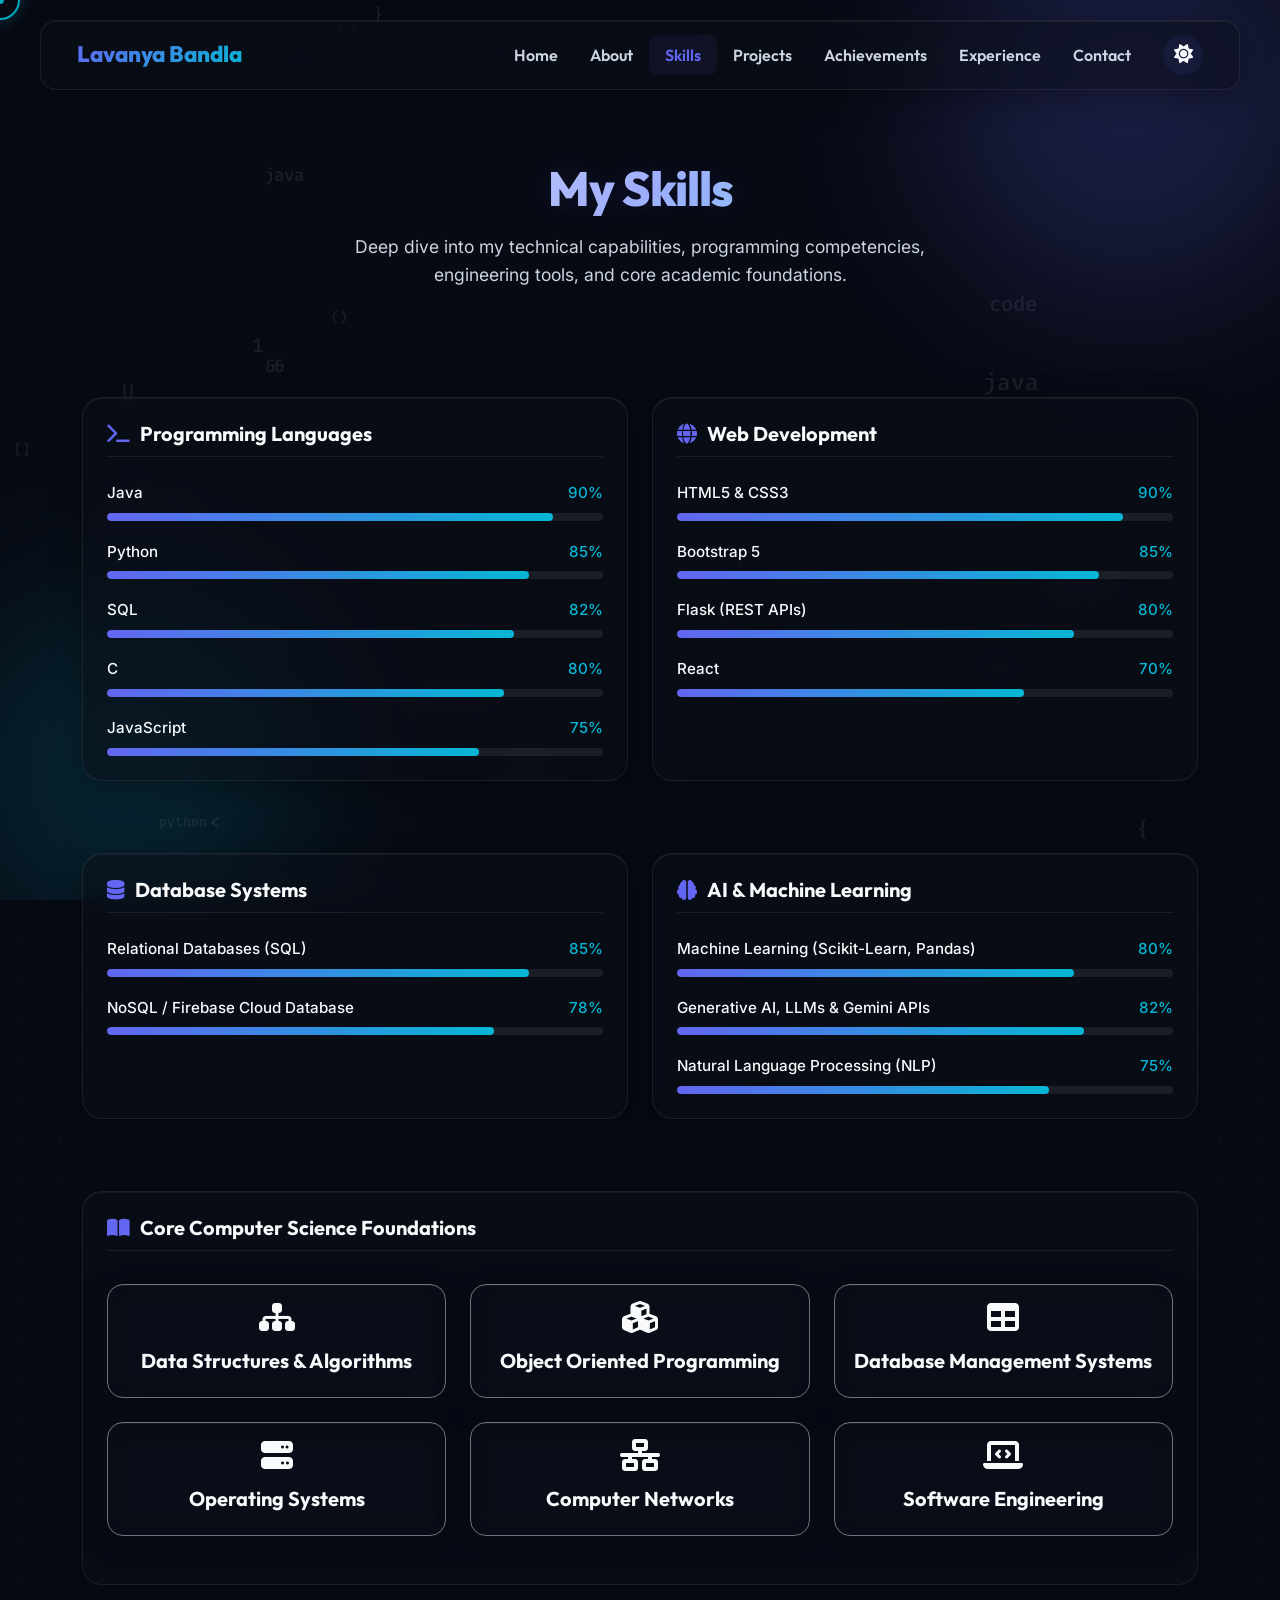
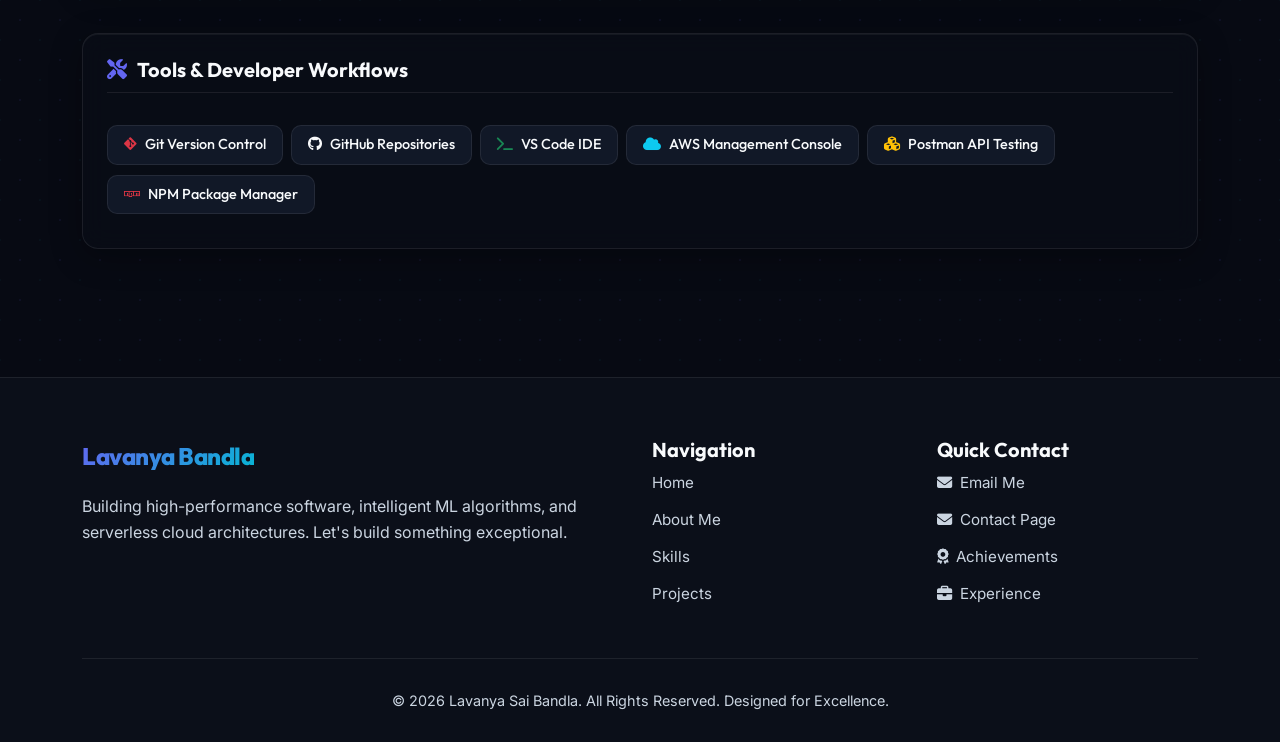
<file: skills.html>
<!DOCTYPE html>
<html lang="en" data-theme="dark">
<head>
  <meta charset="UTF-8">
  <meta name="viewport" content="width=device-width, initial-scale=1.0">
  <title>Lavanya Sai Bandla — CSE Portfolio | Skills</title>
  <meta name="description" content="Explore the technical expertise, programming languages, web engineering, database administration, and AI capabilities of Lavanya Sai Bandla.">
  
  <!-- Bootstrap 5 CSS -->
  <link href="https://cdn.jsdelivr.net/npm/bootstrap@5.3.2/dist/css/bootstrap.min.css" rel="stylesheet">
  <!-- FontAwesome Icons -->
  <link href="https://cdnjs.cloudflare.com/ajax/libs/font-awesome/6.4.2/css/all.min.css" rel="stylesheet">
  
  <!-- Custom CSS -->
  <link rel="stylesheet" href="style.css">
  <link rel="stylesheet" href="dark-theme.css">
  
  <!-- Theme script -->
  <script src="theme.js"></script>
</head>
<body>

  <!-- Loading Animation -->
  <div id="loader-wrapper">
    <div class="loader"></div>
  </div>

  <!-- Custom Cursor -->
  <div class="custom-cursor"></div>
  <div class="custom-cursor-dot"></div>

  <!-- Scroll Progress Bar -->
  <div class="scroll-progress-bar"></div>

  <!-- Background Shapes & Particles -->
  <div class="animated-bg">
    <div class="bg-shapes">
      <div class="shape shape-1"></div>
      <div class="shape shape-2"></div>
    </div>
    <div id="particles-container"></div>
  </div>

  <!-- Floating Navigation Bar -->
  <nav class="navbar navbar-expand-lg navbar-custom glass-panel">
    <div class="container-fluid">
      <a class="navbar-brand navbar-brand-custom" href="index.html">Lavanya Bandla</a>
      <button class="navbar-toggler border-0" type="button" data-bs-toggle="collapse" data-bs-target="#navbarNav" aria-controls="navbarNav" aria-expanded="false" aria-label="Toggle navigation">
        <span class="navbar-toggler-icon"></span>
      </button>
      <div class="collapse navbar-collapse" id="navbarNav">
        <ul class="navbar-nav ms-auto align-items-center">
          <li class="nav-item">
            <a class="nav-link nav-link-custom" href="index.html">Home</a>
          </li>
          <li class="nav-item">
            <a class="nav-link nav-link-custom" href="about.html">About</a>
          </li>
          <li class="nav-item">
            <a class="nav-link nav-link-custom" href="skills.html">Skills</a>
          </li>
          <li class="nav-item">
            <a class="nav-link nav-link-custom" href="projects.html">Projects</a>
          </li>
          <li class="nav-item">
            <a class="nav-link nav-link-custom" href="achievements.html">Achievements</a>
          </li>
          <li class="nav-item">
            <a class="nav-link nav-link-custom" href="experience.html">Experience</a>
          </li>
          <li class="nav-item">
            <a class="nav-link nav-link-custom" href="contact.html">Contact</a>
          </li>
          <li class="nav-item ms-lg-3 mt-3 mt-lg-0">
            <button class="theme-toggle-btn" aria-label="Toggle Theme">
              <i class="fas fa-sun"></i>
            </button>
          </li>
        </ul>
      </div>
    </div>
  </nav>

  <!-- Page Header -->
  <header class="page-header">
    <div class="container">
      <h1 class="page-title glowing-title animate-on-scroll fade-in-down">My Skills</h1>
      <p class="page-subtitle animate-on-scroll fade-in-up">Deep dive into my technical capabilities, programming competencies, engineering tools, and core academic foundations.</p>
    </div>
  </header>

  <!-- Main Content -->
  <main class="container py-5">
    
    <!-- Skills Progress Bars Section -->
    <div class="row mb-5">
      <!-- Programming Languages -->
      <div class="col-lg-6 mb-4 animate-on-scroll fade-in-left">
        <div class="glass-panel skill-card tilt-card">
          <h3 class="skill-category-title"><i class="fas fa-terminal"></i>Programming Languages</h3>
          
          <div class="skill-item">
            <div class="skill-info">
              <span class="skill-name">Java</span>
              <span class="skill-percent">90%</span>
            </div>
            <div class="progress-bar-custom">
              <div class="progress-bar-fill" data-width="90%"></div>
            </div>
          </div>
          
          <div class="skill-item">
            <div class="skill-info">
              <span class="skill-name">Python</span>
              <span class="skill-percent">85%</span>
            </div>
            <div class="progress-bar-custom">
              <div class="progress-bar-fill" data-width="85%"></div>
            </div>
          </div>

          <div class="skill-item">
            <div class="skill-info">
              <span class="skill-name">SQL</span>
              <span class="skill-percent">82%</span>
            </div>
            <div class="progress-bar-custom">
              <div class="progress-bar-fill" data-width="82%"></div>
            </div>
          </div>

          <div class="skill-item">
            <div class="skill-info">
              <span class="skill-name">C</span>
              <span class="skill-percent">80%</span>
            </div>
            <div class="progress-bar-custom">
              <div class="progress-bar-fill" data-width="80%"></div>
            </div>
          </div>

          <div class="skill-item">
            <div class="skill-info">
              <span class="skill-name">JavaScript</span>
              <span class="skill-percent">75%</span>
            </div>
            <div class="progress-bar-custom">
              <div class="progress-bar-fill" data-width="75%"></div>
            </div>
          </div>
        </div>
      </div>

      <!-- Web Development -->
      <div class="col-lg-6 mb-4 animate-on-scroll fade-in-right">
        <div class="glass-panel skill-card tilt-card">
          <h3 class="skill-category-title"><i class="fas fa-globe"></i>Web Development</h3>
          
          <div class="skill-item">
            <div class="skill-info">
              <span class="skill-name">HTML5 & CSS3</span>
              <span class="skill-percent">90%</span>
            </div>
            <div class="progress-bar-custom">
              <div class="progress-bar-fill" data-width="90%"></div>
            </div>
          </div>

          <div class="skill-item">
            <div class="skill-info">
              <span class="skill-name">Bootstrap 5</span>
              <span class="skill-percent">85%</span>
            </div>
            <div class="progress-bar-custom">
              <div class="progress-bar-fill" data-width="85%"></div>
            </div>
          </div>

          <div class="skill-item">
            <div class="skill-info">
              <span class="skill-name">Flask (REST APIs)</span>
              <span class="skill-percent">80%</span>
            </div>
            <div class="progress-bar-custom">
              <div class="progress-bar-fill" data-width="80%"></div>
            </div>
          </div>

          <div class="skill-item">
            <div class="skill-info">
              <span class="skill-name">React</span>
              <span class="skill-percent">70%</span>
            </div>
            <div class="progress-bar-custom">
              <div class="progress-bar-fill" data-width="70%"></div>
            </div>
          </div>
        </div>
      </div>
    </div>

    <div class="row mb-5">
      <!-- Database Systems -->
      <div class="col-md-6 mb-4 animate-on-scroll fade-in-left">
        <div class="glass-panel skill-card tilt-card">
          <h3 class="skill-category-title"><i class="fas fa-database"></i>Database Systems</h3>
          
          <div class="skill-item">
            <div class="skill-info">
              <span class="skill-name">Relational Databases (SQL)</span>
              <span class="skill-percent">85%</span>
            </div>
            <div class="progress-bar-custom">
              <div class="progress-bar-fill" data-width="85%"></div>
            </div>
          </div>

          <div class="skill-item">
            <div class="skill-info">
              <span class="skill-name">NoSQL / Firebase Cloud Database</span>
              <span class="skill-percent">78%</span>
            </div>
            <div class="progress-bar-custom">
              <div class="progress-bar-fill" data-width="78%"></div>
            </div>
          </div>
        </div>
      </div>

      <!-- AI / Machine Learning -->
      <div class="col-md-6 mb-4 animate-on-scroll fade-in-right">
        <div class="glass-panel skill-card tilt-card">
          <h3 class="skill-category-title"><i class="fas fa-brain"></i>AI & Machine Learning</h3>
          
          <div class="skill-item">
            <div class="skill-info">
              <span class="skill-name">Machine Learning (Scikit-Learn, Pandas)</span>
              <span class="skill-percent">80%</span>
            </div>
            <div class="progress-bar-custom">
              <div class="progress-bar-fill" data-width="80%"></div>
            </div>
          </div>

          <div class="skill-item">
            <div class="skill-info">
              <span class="skill-name">Generative AI, LLMs & Gemini APIs</span>
              <span class="skill-percent">82%</span>
            </div>
            <div class="progress-bar-custom">
              <div class="progress-bar-fill" data-width="82%"></div>
            </div>
          </div>

          <div class="skill-item">
            <div class="skill-info">
              <span class="skill-name">Natural Language Processing (NLP)</span>
              <span class="skill-percent">75%</span>
            </div>
            <div class="progress-bar-custom">
              <div class="progress-bar-fill" data-width="75%"></div>
            </div>
          </div>
        </div>
      </div>
    </div>

    <!-- Core CSE Subjects -->
    <div class="row mb-5">
      <div class="col-12 animate-on-scroll fade-in-up">
        <div class="glass-panel skill-card">
          <h3 class="skill-category-title"><i class="fas fa-book-open"></i>Core Computer Science Foundations</h3>
          <div class="row pt-2 text-center">
            <div class="col-md-4 col-sm-6 mb-4">
              <div class="glass-panel p-3 border border-secondary rounded-4">
                <i class="fas fa-sitemap text-indigo fa-2x mb-3"></i>
                <h5 class="fw-bold">Data Structures & Algorithms</h5>
              </div>
            </div>
            <div class="col-md-4 col-sm-6 mb-4">
              <div class="glass-panel p-3 border border-secondary rounded-4">
                <i class="fas fa-cubes text-cyan fa-2x mb-3"></i>
                <h5 class="fw-bold">Object Oriented Programming</h5>
              </div>
            </div>
            <div class="col-md-4 col-sm-6 mb-4">
              <div class="glass-panel p-3 border border-secondary rounded-4">
                <i class="fas fa-table text-indigo fa-2x mb-3"></i>
                <h5 class="fw-bold">Database Management Systems</h5>
              </div>
            </div>
            <div class="col-md-4 col-sm-6 mb-4">
              <div class="glass-panel p-3 border border-secondary rounded-4">
                <i class="fas fa-server text-cyan fa-2x mb-3"></i>
                <h5 class="fw-bold">Operating Systems</h5>
              </div>
            </div>
            <div class="col-md-4 col-sm-6 mb-4">
              <div class="glass-panel p-3 border border-secondary rounded-4">
                <i class="fas fa-network-wired text-indigo fa-2x mb-3"></i>
                <h5 class="fw-bold">Computer Networks</h5>
              </div>
            </div>
            <div class="col-md-4 col-sm-6 mb-4">
              <div class="glass-panel p-3 border border-secondary rounded-4">
                <i class="fas fa-laptop-code text-cyan fa-2x mb-3"></i>
                <h5 class="fw-bold">Software Engineering</h5>
              </div>
            </div>
          </div>
        </div>
      </div>
    </div>

    <!-- Developer Tools -->
    <div class="row">
      <div class="col-12 animate-on-scroll fade-in-up">
        <div class="glass-panel p-4">
          <h3 class="skill-category-title mb-4"><i class="fas fa-tools"></i>Tools & Developer Workflows</h3>
          <div class="d-flex flex-wrap pt-2">
            <span class="tool-tag"><i class="fab fa-git-alt text-danger me-2"></i>Git Version Control</span>
            <span class="tool-tag"><i class="fab fa-github text-light me-2"></i>GitHub Repositories</span>
            <span class="tool-tag"><i class="fas fa-terminal text-success me-2"></i>VS Code IDE</span>
            <span class="tool-tag"><i class="fas fa-cloud text-info me-2"></i>AWS Management Console</span>
            <span class="tool-tag"><i class="fas fa-cubes text-warning me-2"></i>Postman API Testing</span>
            <span class="tool-tag"><i class="fab fa-npm text-danger me-2"></i>NPM Package Manager</span>
          </div>
        </div>
      </div>
    </div>

  </main>

  <!-- Back to Top Button -->
  <button class="back-to-top" aria-label="Back to Top">
    <i class="fas fa-chevron-up"></i>
  </button>

  <!-- Footer -->
  <footer class="footer-section">
    <div class="container">
      <div class="row">
        <div class="col-md-6 mb-4 mb-md-0">
          <a class="footer-logo" href="index.html">Lavanya Bandla</a>
          <p class="pe-md-5">Building high-performance software, intelligent ML algorithms, and serverless cloud architectures. Let's build something exceptional.</p>
        </div>
        <div class="col-md-3 col-6 mb-4 mb-md-0">
          <h5>Navigation</h5>
          <ul class="footer-links">
            <li><a href="index.html">Home</a></li>
            <li><a href="about.html">About Me</a></li>
            <li><a href="skills.html">Skills</a></li>
            <li><a href="projects.html">Projects</a></li>
          </ul>
        </div>
        <div class="col-md-3 col-6">
          <h5>Quick Contact</h5>
          <ul class="footer-links">
            <li><a href="mailto:lavanyabandla04@gmail.com"><i class="fas fa-envelope me-2"></i>Email Me</a></li>
            <li><a href="contact.html"><i class="fas fa-envelope me-2"></i>Contact Page</a></li>
            <li><a href="achievements.html"><i class="fas fa-award me-2"></i>Achievements</a></li>
            <li><a href="experience.html"><i class="fas fa-briefcase me-2"></i>Experience</a></li>
          </ul>
        </div>
      </div>
      <div class="footer-bottom text-center">
        <p class="mb-0">&copy; 2026 Lavanya Sai Bandla. All Rights Reserved. Designed for Excellence.</p>
      </div>
    </div>
  </footer>

  <!-- Bootstrap Bundle JS -->
  <script src="https://cdn.jsdelivr.net/npm/bootstrap@5.3.2/dist/js/bootstrap.bundle.min.js"></script>
  <!-- Custom animations & core JS -->
  <script src="animations.js"></script>
  <script src="main.js"></script>
</body>
</html>
</file>
<file: style.css>
/* 
  style.css
  Lavanya Sai Bandla Portfolio - Main Stylesheet
*/

@import url('https://fonts.googleapis.com/css2?family=Inter:wght@300;400;500;600;700&family=Outfit:wght@400;500;600;700;800&family=Fira+Code:wght@400;500&display=swap');

:root {
  /* Default Theme (Light Mode) */
  --bg-primary: #f8fafc;
  --bg-secondary: #ffffff;
  --bg-tertiary: #f1f5f9;
  --text-primary: #0f172a;
  --text-secondary: #475569;
  --text-muted: #94a3b8;
  
  --accent-color: #6366f1; /* Indigo */
  --accent-color-rgb: 99, 102, 241;
  --accent-glow: rgba(99, 102, 241, 0.15);
  
  --accent-secondary: #06b6d4; /* Cyan */
  --accent-secondary-rgb: 6, 182, 212;
  --accent-secondary-glow: rgba(6, 182, 212, 0.15);
  
  --border-color: rgba(226, 232, 240, 0.8);
  --card-bg: rgba(255, 255, 255, 0.7);
  --card-shadow: 0 10px 30px -10px rgba(0, 0, 0, 0.05);
  
  --glass-bg: rgba(255, 255, 255, 0.45);
  --glass-border: rgba(226, 232, 240, 0.6);
  --glass-shadow: 0 8px 32px 0 rgba(31, 38, 135, 0.04);
  
  --cursor-color: rgba(99, 102, 241, 0.3);
  --font-heading: 'Outfit', sans-serif;
  --font-body: 'Inter', sans-serif;
  --font-mono: 'Fira Code', monospace;
  
  --transition-speed: 0.3s;
}

/* Global Styles */
* {
  box-sizing: border-box;
  margin: 0;
  padding: 0;
}

body {
  font-family: var(--font-body);
  background-color: var(--bg-primary);
  color: var(--text-primary);
  overflow-x: hidden;
  transition: background-color var(--transition-speed) ease, color var(--transition-speed) ease;
}

h1, h2, h3, h4, h5, h6 {
  font-family: var(--font-heading);
  color: var(--text-primary);
  font-weight: 700;
}

p {
  color: var(--text-secondary);
  line-height: 1.6;
}

a {
  color: var(--accent-color);
  text-decoration: none;
  transition: all var(--transition-speed) ease;
}

a:hover {
  color: var(--accent-secondary);
}

/* Custom Scrollbar */
::-webkit-scrollbar {
  width: 10px;
}
::-webkit-scrollbar-track {
  background: var(--bg-primary);
}
::-webkit-scrollbar-thumb {
  background: var(--text-muted);
  border-radius: 5px;
  border: 2px solid var(--bg-primary);
}
::-webkit-scrollbar-thumb:hover {
  background: var(--accent-color);
}

/* Loading Screen */
#loader-wrapper {
  position: fixed;
  top: 0;
  left: 0;
  width: 100%;
  height: 100%;
  z-index: 9999;
  background-color: var(--bg-primary);
  display: flex;
  justify-content: center;
  align-items: center;
  transition: opacity 0.5s ease, visibility 0.5s ease;
}

.loader {
  width: 50px;
  height: 50px;
  border: 4px solid var(--border-color);
  border-top-color: var(--accent-color);
  border-radius: 50%;
  animation: spin 1s linear infinite;
}

@keyframes spin {
  to { transform: rotate(360deg); }
}

/* Custom Cursor */
.custom-cursor {
  width: 40px;
  height: 40px;
  border: 2px solid var(--accent-color);
  border-radius: 50%;
  position: fixed;
  transform: translate(-50%, -50%);
  pointer-events: none;
  z-index: 10000;
  transition: width 0.2s ease, height 0.2s ease, background-color 0.2s ease, border-color 0.2s ease;
  mix-blend-mode: difference;
}

.custom-cursor-dot {
  width: 8px;
  height: 8px;
  background-color: var(--accent-secondary);
  border-radius: 50%;
  position: fixed;
  transform: translate(-50%, -50%);
  pointer-events: none;
  z-index: 10001;
  transition: transform 0.1s ease;
  mix-blend-mode: difference;
}

/* Scroll Progress Bar */
.scroll-progress-bar {
  position: fixed;
  top: 0;
  left: 0;
  height: 4px;
  background: linear-gradient(90deg, var(--accent-color) 0%, var(--accent-secondary) 100%);
  width: 0%;
  z-index: 9999;
}

/* Background Canvas/Animations */
.animated-bg {
  position: fixed;
  top: 0;
  left: 0;
  width: 100%;
  height: 100%;
  z-index: -1;
  overflow: hidden;
  background-color: var(--bg-primary);
}

.bg-shapes {
  position: absolute;
  width: 100%;
  height: 100%;
}

.shape {
  position: absolute;
  border-radius: 50%;
  filter: blur(80px);
  opacity: 0.15;
  animation: float-bg 20s ease-in-out infinite alternate;
}

.shape-1 {
  background-color: var(--accent-color);
  width: 400px;
  height: 400px;
  top: -100px;
  right: -50px;
}

.shape-2 {
  background-color: var(--accent-secondary);
  width: 350px;
  height: 350px;
  bottom: -50px;
  left: -50px;
}

@keyframes float-bg {
  0% { transform: translate(0, 0) scale(1); }
  100% { transform: translate(40px, 40px) scale(1.1); }
}

/* Floating Coding elements */
.floating-element {
  position: absolute;
  font-family: var(--font-mono);
  color: var(--text-muted);
  opacity: 0.12;
  pointer-events: none;
  font-weight: 500;
  z-index: -1;
  user-select: none;
}

/* Floating Animations for coding components */
@keyframes float {
  0% { transform: translateY(0px) rotate(0deg); }
  50% { transform: translateY(-15px) rotate(3deg); }
  100% { transform: translateY(0px) rotate(0deg); }
}

.floating-code-1 { top: 15%; left: 8%; font-size: 1.2rem; animation: float 6s ease-in-out infinite; }
.floating-code-2 { top: 25%; right: 12%; font-size: 1.5rem; animation: float 8s ease-in-out infinite 1s; }
.floating-code-3 { bottom: 20%; left: 15%; font-size: 1.1rem; animation: float 7s ease-in-out infinite 0.5s; }
.floating-code-4 { bottom: 35%; right: 8%; font-size: 1.4rem; animation: float 9s ease-in-out infinite 1.5s; }

/* Floating particle generation inside home page hero */
.floating-container {
  position: absolute;
  width: 100%;
  height: 100%;
  top: 0;
  left: 0;
  overflow: hidden;
  pointer-events: none;
}

/* Glassmorphism Design Styles */
.glass-panel {
  background: var(--glass-bg);
  backdrop-filter: blur(12px);
  -webkit-backdrop-filter: blur(12px);
  border: 1px solid var(--glass-border);
  border-radius: 16px;
  box-shadow: var(--glass-shadow);
}

/* Floating Navbar */
.navbar-custom {
  position: fixed;
  top: 20px;
  left: 50%;
  transform: translateX(-50%);
  width: calc(100% - 40px);
  max-width: 1200px;
  z-index: 1000;
  padding: 12px 24px;
  transition: all 0.3s ease;
  border-radius: 16px;
}

.navbar-custom.scrolled {
  top: 0;
  width: 100%;
  max-width: 100%;
  border-radius: 0;
  border-left: none;
  border-right: none;
  border-top: none;
  background: var(--bg-secondary);
  border-bottom: 1px solid var(--border-color);
  box-shadow: var(--card-shadow);
}

.navbar-brand-custom {
  font-family: var(--font-heading);
  font-weight: 800;
  font-size: 1.4rem;
  letter-spacing: -0.5px;
  background: linear-gradient(135deg, var(--accent-color) 0%, var(--accent-secondary) 100%);
  -webkit-background-clip: text;
  -webkit-text-fill-color: transparent;
}

.nav-link-custom {
  font-family: var(--font-heading);
  font-weight: 600;
  color: var(--text-secondary);
  padding: 8px 16px !important;
  border-radius: 8px;
  transition: all 0.2s ease;
}

.nav-link-custom:hover, .nav-link-custom.active {
  color: var(--accent-color) !important;
  background: rgba(var(--accent-color-rgb), 0.08);
}

/* Theme Toggle Button */
.theme-toggle-btn {
  background: none;
  border: none;
  cursor: pointer;
  color: var(--text-primary);
  width: 40px;
  height: 40px;
  border-radius: 50%;
  display: flex;
  align-items: center;
  justify-content: center;
  background: rgba(var(--accent-color-rgb), 0.08);
  transition: all var(--transition-speed) ease;
}

.theme-toggle-btn:hover {
  background: rgba(var(--accent-color-rgb), 0.15);
  color: var(--accent-color);
  transform: scale(1.05);
}

.theme-toggle-btn i {
  font-size: 1.2rem;
}

/* Page Hero Header Container */
.page-header {
  padding: 160px 0 60px;
  text-align: center;
  position: relative;
}

.page-title {
  font-size: 3rem;
  font-weight: 800;
  margin-bottom: 15px;
  letter-spacing: -1px;
}

.page-subtitle {
  font-size: 1.1rem;
  color: var(--text-secondary);
  max-width: 600px;
  margin: 0 auto;
}

.glowing-title {
  background: linear-gradient(135deg, var(--text-primary) 0%, var(--text-secondary) 100%);
  -webkit-background-clip: text;
  -webkit-text-fill-color: transparent;
}

/* Hero Section index.html */
.hero-wrapper {
  min-height: 100vh;
  display: flex;
  align-items: center;
  padding-top: 100px;
  position: relative;
}

.hero-content {
  z-index: 10;
}

.badge-intro {
  display: inline-block;
  padding: 8px 16px;
  background: rgba(var(--accent-color-rgb), 0.1);
  border: 1px solid rgba(var(--accent-color-rgb), 0.2);
  border-radius: 30px;
  color: var(--accent-color);
  font-family: var(--font-heading);
  font-weight: 600;
  font-size: 0.9rem;
  margin-bottom: 20px;
}

.hero-name {
  font-size: 4rem;
  font-weight: 800;
  letter-spacing: -1.5px;
  line-height: 1.1;
  margin-bottom: 15px;
}

.hero-name span {
  background: linear-gradient(135deg, var(--accent-color) 0%, var(--accent-secondary) 100%);
  -webkit-background-clip: text;
  -webkit-text-fill-color: transparent;
}

.typewriter-container {
  height: 40px;
  margin-bottom: 30px;
  font-size: 1.5rem;
  font-weight: 500;
  color: var(--text-secondary);
}

.typewriter-text {
  border-right: 3px solid var(--accent-secondary);
  white-space: nowrap;
  animation: blink-caret 0.75s step-end infinite;
  font-family: var(--font-mono);
  color: var(--accent-secondary);
}

@keyframes blink-caret {
  from, to { border-color: transparent }
  50% { border-color: var(--accent-secondary); }
}

.hero-desc {
  max-width: 550px;
  margin-bottom: 35px;
  font-size: 1.1rem;
}

.btn-premium {
  padding: 12px 28px;
  border-radius: 12px;
  font-weight: 600;
  font-family: var(--font-heading);
  transition: all 0.3s ease;
  position: relative;
  overflow: hidden;
}

.btn-premium-primary {
  background: linear-gradient(135deg, var(--accent-color) 0%, var(--accent-secondary) 100%);
  color: #ffffff;
  border: none;
  box-shadow: 0 4px 15px rgba(var(--accent-color-rgb), 0.3);
}

.btn-premium-primary:hover {
  color: #ffffff;
  transform: translateY(-2px);
  box-shadow: 0 6px 20px rgba(var(--accent-color-rgb), 0.5);
}

.btn-premium-secondary {
  background: transparent;
  color: var(--text-primary);
  border: 1px solid var(--border-color);
}

.btn-premium-secondary:hover {
  background: rgba(var(--accent-color-rgb), 0.05);
  border-color: var(--accent-color);
  transform: translateY(-2px);
  color: var(--accent-color);
}

/* 3D Card / Container setup */
.tilt-card-wrap {
  perspective: 1000px;
}

.tilt-card {
  transform-style: preserve-3d;
  transition: transform 0.1s ease;
}

/* Profile Card Styling */
.profile-card-3d {
  padding: 24px;
  border-radius: 24px;
  box-shadow: var(--card-shadow);
  text-align: center;
  position: relative;
  overflow: hidden;
}

.profile-img-wrap {
  width: 250px;
  height: 250px;
  border-radius: 50%;
  margin: 0 auto 25px;
  overflow: hidden;
  border: 4px solid var(--glass-border);
  box-shadow: 0 8px 32px 0 rgba(31, 38, 135, 0.1);
  transform: translateZ(30px);
}

.profile-img-wrap img {
  width: 100%;
  height: 100%;
  object-fit: cover;
}

.profile-details {
  transform: translateZ(20px);
}

.profile-tag {
  font-family: var(--font-mono);
  font-size: 0.85rem;
  color: var(--accent-secondary);
  margin-bottom: 10px;
  display: block;
}

.profile-details h3 {
  font-size: 1.8rem;
  font-weight: 700;
  margin-bottom: 8px;
}

.profile-details p {
  font-size: 0.95rem;
  color: var(--text-secondary);
  margin-bottom: 20px;
}

/* Social links container */
.social-links {
  display: flex;
  justify-content: center;
  gap: 12px;
  margin-top: 15px;
}

.social-icon-btn {
  width: 42px;
  height: 42px;
  border-radius: 10px;
  border: 1px solid var(--border-color);
  background: var(--bg-secondary);
  display: flex;
  align-items: center;
  justify-content: center;
  color: var(--text-secondary);
  font-size: 1.1rem;
  transition: all 0.3s ease;
}

.social-icon-btn:hover {
  background: linear-gradient(135deg, var(--accent-color) 0%, var(--accent-secondary) 100%);
  color: #ffffff;
  transform: translateY(-3px) rotate(5deg);
  border-color: transparent;
  box-shadow: 0 5px 15px rgba(var(--accent-color-rgb), 0.3);
}

/* Interactive Timeline (Education & Volunteering) */
.timeline-container {
  position: relative;
  padding-left: 30px;
  border-left: 2px solid var(--border-color);
  margin-left: 15px;
}

.timeline-item {
  position: relative;
  margin-bottom: 40px;
}

.timeline-item::before {
  content: '';
  position: absolute;
  width: 16px;
  height: 16px;
  border-radius: 50%;
  background: var(--bg-primary);
  border: 3px solid var(--accent-color);
  left: -39px;
  top: 5px;
  transition: all 0.3s ease;
}

.timeline-item:hover::before {
  background: var(--accent-secondary);
  border-color: var(--accent-secondary);
  box-shadow: 0 0 10px var(--accent-secondary);
}

.timeline-badge {
  display: inline-block;
  padding: 4px 12px;
  background: rgba(var(--accent-color-rgb), 0.08);
  border: 1px solid rgba(var(--accent-color-rgb), 0.15);
  border-radius: 20px;
  color: var(--accent-color);
  font-size: 0.85rem;
  font-weight: 600;
  margin-bottom: 12px;
}

.timeline-card {
  padding: 24px;
  border-radius: 16px;
}

/* Skill category wrapper and item styling */
.skill-card {
  padding: 24px;
  border-radius: 20px;
  height: 100%;
  transition: all var(--transition-speed) ease;
}

.skill-category-title {
  display: flex;
  align-items: center;
  gap: 10px;
  font-size: 1.25rem;
  margin-bottom: 25px;
  padding-bottom: 10px;
  border-bottom: 1px solid var(--border-color);
}

.skill-category-title i {
  color: var(--accent-color);
}

.skill-item {
  margin-bottom: 20px;
}

.skill-item:last-child {
  margin-bottom: 0;
}

.skill-info {
  display: flex;
  justify-content: space-between;
  margin-bottom: 8px;
  font-weight: 500;
  font-size: 0.95rem;
}

.skill-name {
  color: var(--text-primary);
}

.skill-percent {
  color: var(--accent-secondary);
}

.progress-bar-custom {
  height: 8px;
  background-color: var(--border-color);
  border-radius: 4px;
  overflow: hidden;
  position: relative;
}

.progress-bar-fill {
  height: 100%;
  width: 0%; /* Will animate in JS */
  background: linear-gradient(90deg, var(--accent-color) 0%, var(--accent-secondary) 100%);
  border-radius: 4px;
  transition: width 1.5s cubic-bezier(0.1, 0.8, 0.2, 1);
}

.tool-tag {
  display: inline-block;
  padding: 8px 16px;
  background: var(--bg-tertiary);
  border: 1px solid var(--border-color);
  border-radius: 10px;
  margin-right: 8px;
  margin-bottom: 10px;
  font-family: var(--font-heading);
  font-weight: 500;
  transition: all var(--transition-speed) ease;
  font-size: 0.9rem;
}

.tool-tag:hover {
  background: rgba(var(--accent-secondary-rgb), 0.08);
  border-color: var(--accent-secondary);
  color: var(--accent-secondary);
  transform: translateY(-2px);
}

/* Counters section */
.counter-box {
  padding: 24px;
  border-radius: 16px;
  text-align: center;
  height: 100%;
}

.counter-num {
  font-size: 3rem;
  font-weight: 800;
  color: var(--accent-color);
  line-height: 1;
  margin-bottom: 5px;
  background: linear-gradient(135deg, var(--accent-color) 0%, var(--accent-secondary) 100%);
  -webkit-background-clip: text;
  -webkit-text-fill-color: transparent;
}

.counter-label {
  font-weight: 600;
  font-size: 0.95rem;
  color: var(--text-secondary);
  text-transform: uppercase;
  letter-spacing: 1px;
}

/* Projects dashboard, cards and overlays */
.search-filter-wrap {
  padding: 20px;
  border-radius: 16px;
  margin-bottom: 40px;
}

.search-input-group {
  position: relative;
}

.search-input {
  background-color: var(--bg-secondary) !important;
  border: 1px solid var(--border-color) !important;
  color: var(--text-primary) !important;
  border-radius: 12px !important;
  padding: 12px 20px 12px 45px !important;
  transition: all var(--transition-speed) ease !important;
}

.search-input:focus {
  border-color: var(--accent-color) !important;
  box-shadow: 0 0 10px rgba(var(--accent-color-rgb), 0.15) !important;
}

.search-icon {
  position: absolute;
  left: 18px;
  top: 50%;
  transform: translateY(-50%);
  color: var(--text-muted);
  font-size: 1.1rem;
}

.filter-btn-group {
  display: flex;
  gap: 10px;
  flex-wrap: wrap;
}

.filter-btn {
  background: transparent;
  border: 1px solid var(--border-color);
  color: var(--text-secondary);
  padding: 8px 20px;
  border-radius: 10px;
  font-weight: 600;
  transition: all var(--transition-speed) ease;
}

.filter-btn:hover, .filter-btn.active {
  background: rgba(var(--accent-color-rgb), 0.08);
  border-color: var(--accent-color);
  color: var(--accent-color);
}

.project-card {
  padding: 20px;
  border-radius: 20px;
  height: 100%;
  display: flex;
  flex-direction: column;
  transition: all var(--transition-speed) ease;
  position: relative;
  overflow: hidden;
}

.project-card::after {
  content: '';
  position: absolute;
  top: 0;
  left: 0;
  width: 100%;
  height: 100%;
  border-radius: 20px;
  border: 1.5px solid transparent;
  background: linear-gradient(135deg, var(--accent-color), var(--accent-secondary)) border-box;
  -webkit-mask: linear-gradient(#fff 0 0) padding-box, linear-gradient(#fff 0 0);
  -webkit-mask-composite: xor;
  mask-composite: exclude;
  opacity: 0;
  transition: opacity 0.4s ease;
}

.project-card:hover::after {
  opacity: 1;
}

.project-card:hover {
  transform: translateY(-5px);
  box-shadow: 0 15px 35px -10px rgba(0, 0, 0, 0.08);
}

.project-image {
  width: 100%;
  height: 200px;
  border-radius: 12px;
  object-fit: cover;
  margin-bottom: 20px;
}

.project-tech-tags {
  display: flex;
  flex-wrap: wrap;
  gap: 8px;
  margin-bottom: 15px;
}

.tech-tag {
  font-size: 0.75rem;
  font-weight: 600;
  padding: 4px 10px;
  border-radius: 6px;
  background: rgba(var(--accent-secondary-rgb), 0.08);
  color: var(--accent-secondary);
  border: 1px solid rgba(var(--accent-secondary-rgb), 0.15);
}

.project-title {
  font-size: 1.25rem;
  font-weight: 700;
  margin-bottom: 10px;
  line-height: 1.4;
}

.project-desc {
  font-size: 0.95rem;
  color: var(--text-secondary);
  margin-bottom: 20px;
  flex-grow: 1;
}

.project-actions {
  display: flex;
  justify-content: space-between;
  align-items: center;
  margin-top: auto;
}

.project-link-btn {
  font-size: 0.9rem;
  font-weight: 600;
  color: var(--text-primary);
  display: inline-flex;
  align-items: center;
  gap: 6px;
}

.project-link-btn:hover {
  color: var(--accent-color);
}

/* Modals glassmorphic detailing */
.modal-content-custom {
  background: var(--bg-secondary) !important;
  border: 1px solid var(--border-color) !important;
  border-radius: 24px !important;
  color: var(--text-primary) !important;
}

.modal-header-custom {
  border-bottom: 1px solid var(--border-color) !important;
  padding: 24px 24px 12px !important;
}

.modal-footer-custom {
  border-top: 1px solid var(--border-color) !important;
  padding: 16px 24px 24px !important;
}

.modal-body-custom {
  padding: 24px !important;
}

/* Achievements badges cards style */
.badge-card {
  padding: 24px;
  border-radius: 20px;
  position: relative;
  overflow: hidden;
  height: 100%;
}

.badge-icon {
  font-size: 2.5rem;
  color: var(--accent-color);
  margin-bottom: 20px;
}

.cert-card {
  padding: 20px;
  border-radius: 16px;
  display: flex;
  align-items: center;
  gap: 15px;
  margin-bottom: 15px;
  transition: all var(--transition-speed) ease;
}

.cert-card:hover {
  transform: translateX(5px);
  border-color: var(--accent-color);
  background: rgba(var(--accent-color-rgb), 0.03);
}

.cert-logo {
  width: 50px;
  height: 50px;
  border-radius: 10px;
  background: var(--bg-tertiary);
  display: flex;
  align-items: center;
  justify-content: center;
  font-size: 1.4rem;
  color: var(--accent-secondary);
}

.cert-info h5 {
  font-size: 1.05rem;
  font-weight: 600;
  margin-bottom: 4px;
}

.cert-info p {
  font-size: 0.85rem;
  margin-bottom: 0;
}

/* Experiences specific elements */
.exp-highlights-list {
  padding-left: 20px;
}

.exp-highlights-list li {
  margin-bottom: 8px;
  color: var(--text-secondary);
}

/* Contact information panel & validation styles */
.contact-info-card {
  padding: 20px;
  border-radius: 16px;
  display: flex;
  align-items: center;
  gap: 20px;
  margin-bottom: 20px;
  transition: all var(--transition-speed) ease;
}

.contact-info-card:hover {
  transform: translateY(-3px);
  box-shadow: var(--card-shadow);
}

.contact-info-icon {
  width: 50px;
  height: 50px;
  border-radius: 12px;
  background: rgba(var(--accent-color-rgb), 0.08);
  color: var(--accent-color);
  display: flex;
  align-items: center;
  justify-content: center;
  font-size: 1.3rem;
}

.contact-info-details h6 {
  font-size: 0.9rem;
  color: var(--text-muted);
  text-transform: uppercase;
  margin-bottom: 4px;
  letter-spacing: 0.5px;
}

.contact-info-details p {
  font-size: 1rem;
  margin-bottom: 0;
  color: var(--text-primary);
  font-weight: 600;
}

.contact-form-panel {
  padding: 30px;
  border-radius: 24px;
}

.form-control-custom {
  background-color: var(--bg-primary) !important;
  border: 1px solid var(--border-color) !important;
  color: var(--text-primary) !important;
  border-radius: 12px !important;
  padding: 12px 18px !important;
  transition: all var(--transition-speed) ease !important;
}

.form-control-custom:focus {
  border-color: var(--accent-color) !important;
  box-shadow: 0 0 10px rgba(var(--accent-color-rgb), 0.15) !important;
}

.form-label-custom {
  font-weight: 600;
  margin-bottom: 8px;
  font-size: 0.95rem;
  font-family: var(--font-heading);
}

.invalid-feedback-custom {
  color: #dc3545;
  font-size: 0.8rem;
  margin-top: 5px;
  display: none;
}

.form-control-custom.is-invalid {
  border-color: #dc3545 !important;
}

.form-control-custom.is-invalid:focus {
  box-shadow: 0 0 10px rgba(220, 53, 69, 0.15) !important;
}

/* Back to Top Button */
.back-to-top {
  position: fixed;
  bottom: 30px;
  right: 30px;
  width: 46px;
  height: 46px;
  border-radius: 50%;
  background: var(--accent-color);
  color: #ffffff;
  display: flex;
  align-items: center;
  justify-content: center;
  cursor: pointer;
  z-index: 998;
  opacity: 0;
  visibility: hidden;
  transform: translateY(20px);
  transition: all var(--transition-speed) ease;
  box-shadow: 0 5px 15px rgba(var(--accent-color-rgb), 0.3);
  border: none;
}

.back-to-top.show {
  opacity: 1;
  visibility: visible;
  transform: translateY(0);
}

.back-to-top:hover {
  background: var(--accent-secondary);
  color: #ffffff;
  transform: translateY(-5px);
  box-shadow: 0 8px 20px rgba(var(--accent-secondary-rgb), 0.4);
}

/* Success animation elements */
.success-checkmark {
  width: 80px;
  height: 80px;
  margin: 0 auto 20px;
}

.check-icon {
  width: 80px;
  height: 80px;
  position: relative;
  border-radius: 50%;
  box-sizing: content-box;
  border: 4px solid #4CAF50;
}

.check-icon::before {
  top: 3px;
  left: -2px;
  width: 30px;
  transform-origin: 100% 50%;
  border-radius: 100px 0 0 100px;
}

.check-icon::after {
  top: 0;
  left: 30px;
  width: 60px;
  transform-origin: 0 50%;
  border-radius: 0 100px 100px 0;
}

.check-icon::before, .check-icon::after {
  content: '';
  height: 80px;
  position: absolute;
  background: var(--bg-secondary);
  transform: rotate(-45deg);
}

.icon-line {
  height: 5px;
  background-color: #4CAF50;
  display: block;
  border-radius: 2px;
  position: absolute;
  z-index: 10;
}

.icon-line.line-tip {
  top: 46px;
  left: 14px;
  width: 25px;
  transform: rotate(45deg);
  animation: icon-line-tip 0.75s;
}

.icon-line.line-long {
  top: 38px;
  right: 8px;
  width: 47px;
  transform: rotate(-45deg);
  animation: icon-line-long 0.75s;
}

.icon-circle {
  top: -4px;
  left: -4px;
  z-index: 10;
  width: 80px;
  height: 80px;
  border-radius: 50%;
  position: absolute;
  box-sizing: content-box;
  border: 4px solid rgba(76, 175, 80, 0.5);
}

.icon-fix {
  top: 8px;
  left: 28px;
  width: 5px;
  height: 85px;
  position: absolute;
  z-index: 1;
  background: var(--bg-secondary);
  transform: rotate(-45deg);
}

@keyframes icon-line-tip {
  0% { width: 0; left: 1px; top: 19px; }
  54% { width: 0; left: 1px; top: 19px; }
  70% { width: 50px; left: -8px; top: 37px; }
  84% { width: 17px; left: 21px; top: 48px; }
  100% { width: 25px; left: 14px; top: 46px; }
}

@keyframes icon-line-long {
  0% { width: 0; right: 46px; top: 54px; }
  65% { width: 0; right: 46px; top: 54px; }
  84% { width: 55px; right: 0px; top: 35px; }
  100% { width: 47px; right: 8px; top: 38px; }
}

/* Footer Section */
.footer-section {
  padding: 60px 0 30px;
  background-color: var(--bg-secondary);
  border-top: 1px solid var(--border-color);
  margin-top: 80px;
}

.footer-logo {
  font-family: var(--font-heading);
  font-weight: 800;
  font-size: 1.5rem;
  letter-spacing: -0.5px;
  margin-bottom: 20px;
  display: inline-block;
  background: linear-gradient(135deg, var(--accent-color) 0%, var(--accent-secondary) 100%);
  -webkit-background-clip: text;
  -webkit-text-fill-color: transparent;
}

.footer-link-group h5 {
  font-size: 1.1rem;
  font-weight: 600;
  margin-bottom: 20px;
}

.footer-links {
  list-style: none;
  padding: 0;
  margin: 0;
}

.footer-links li {
  margin-bottom: 12px;
}

.footer-links a {
  color: var(--text-secondary);
  font-size: 0.95rem;
}

.footer-links a:hover {
  color: var(--accent-color);
  padding-left: 5px;
}

.footer-bottom {
  border-top: 1px solid var(--border-color);
  padding-top: 30px;
  margin-top: 40px;
  font-size: 0.9rem;
  color: var(--text-muted);
}

/* Media Queries for Responsiveness */
@media (max-width: 991px) {
  .navbar-custom {
    top: 0;
    width: 100%;
    border-radius: 0;
    border-top: none;
    border-left: none;
    border-right: none;
    background: var(--bg-secondary);
    border-bottom: 1px solid var(--border-color);
  }
  .navbar-collapse {
    background: var(--bg-secondary);
    border-radius: 12px;
    padding: 15px;
    margin-top: 10px;
    box-shadow: 0 10px 25px rgba(0,0,0,0.05);
    border: 1px solid var(--border-color);
  }
  .hero-name {
    font-size: 3rem;
  }
  .profile-img-wrap {
    width: 200px;
    height: 200px;
  }
}

@media (max-width: 768px) {
  .page-header {
    padding: 130px 0 40px;
  }
  .page-title {
    font-size: 2.25rem;
  }
  .hero-name {
    font-size: 2.5rem;
  }
  .custom-cursor, .custom-cursor-dot {
    display: none; /* Hide custom cursor on mobile devices */
  }
}
</file>
<file: dark-theme.css>
/* 
  dark-theme.css
  Lavanya Sai Bandla Portfolio - Dark Theme Stylesheet
*/

[data-theme="dark"] {
  /* Dark Mode Variables Override */
  --bg-primary: #070a13;
  --bg-secondary: #0b0f19;
  --bg-tertiary: #111827;
  --text-primary: #f8fafc;
  --text-secondary: #cbd5e1;
  --text-muted: #64748b;
  
  --accent-color: #6366f1; /* Neon Purple-Indigo */
  --accent-color-rgb: 99, 102, 241;
  --accent-glow: rgba(99, 102, 241, 0.4);
  
  --accent-secondary: #06b6d4; /* Neon Cyan */
  --accent-secondary-rgb: 6, 182, 212;
  --accent-secondary-glow: rgba(6, 182, 212, 0.4);
  
  --border-color: rgba(255, 255, 255, 0.08);
  --card-bg: rgba(11, 15, 25, 0.65);
  --card-shadow: 0 20px 40px -15px rgba(0, 0, 0, 0.6);
  
  --glass-bg: rgba(11, 15, 25, 0.5);
  --glass-border: rgba(255, 255, 255, 0.08);
  --glass-shadow: 0 8px 32px 0 rgba(0, 0, 0, 0.3);
  
  --cursor-color: rgba(99, 102, 241, 0.5);
}

/* Dark Theme Specific Enhancements */
[data-theme="dark"] body {
  /* Subtle dark grid background pattern */
  background-image: 
    radial-gradient(rgba(99, 102, 241, 0.07) 1px, transparent 0),
    radial-gradient(rgba(6, 182, 212, 0.04) 1.5px, transparent 0);
  background-size: 40px 40px;
  background-position: 0 0, 20px 20px;
}

/* Glowing text shadows for headings */
[data-theme="dark"] .glowing-title {
  background: linear-gradient(135deg, #ffffff 0%, #a5b4fc 50%, #67e8f9 100%);
  -webkit-background-clip: text;
  -webkit-text-fill-color: transparent;
  text-shadow: 0 0 30px rgba(99, 102, 241, 0.15);
}

/* Glass panel glow in dark mode */
[data-theme="dark"] .glass-panel {
  box-shadow: 
    var(--glass-shadow), 
    inset 0 1px 0 0 rgba(255, 255, 255, 0.05);
}

/* Custom cursor in dark mode */
[data-theme="dark"] .custom-cursor {
  border-color: var(--accent-secondary);
  box-shadow: 0 0 15px rgba(6, 182, 212, 0.3);
}

/* 3D profile picture glow */
[data-theme="dark"] .profile-img-wrap {
  border-color: rgba(6, 182, 212, 0.2);
  box-shadow: 0 0 30px rgba(6, 182, 212, 0.15);
}

/* Timeline dark mode enhancements */
[data-theme="dark"] .timeline-item::before {
  background: var(--bg-secondary);
  border-color: var(--accent-secondary);
}

/* Projects search/filter panel details */
[data-theme="dark"] .search-input {
  border-color: rgba(255, 255, 255, 0.1) !important;
}

[data-theme="dark"] .filter-btn {
  border-color: rgba(255, 255, 255, 0.1);
}

[data-theme="dark"] .project-card {
  box-shadow: 0 10px 30px -10px rgba(0, 0, 0, 0.5);
}

[data-theme="dark"] .project-card:hover {
  box-shadow: 0 20px 45px -12px rgba(99, 102, 241, 0.15);
}

/* Form input dark style */
[data-theme="dark"] .form-control-custom {
  border-color: rgba(255, 255, 255, 0.08) !important;
}

/* Background floating shapes colors */
[data-theme="dark"] .shape-1 {
  background-color: var(--accent-color);
  opacity: 0.2;
}

[data-theme="dark"] .shape-2 {
  background-color: var(--accent-secondary);
  opacity: 0.15;
}

/* Contact success modal adjustment */
[data-theme="dark"] .check-icon::before,
[data-theme="dark"] .check-icon::after,
[data-theme="dark"] .icon-fix {
  background: var(--bg-secondary);
}

/* Floating Code Elements brightness */
[data-theme="dark"] .floating-element {
  color: #ffffff;
  opacity: 0.08;
}

/* Back to top button dark mode glow */
[data-theme="dark"] .back-to-top {
  box-shadow: 0 5px 20px rgba(99, 102, 241, 0.4);
}
</file>
